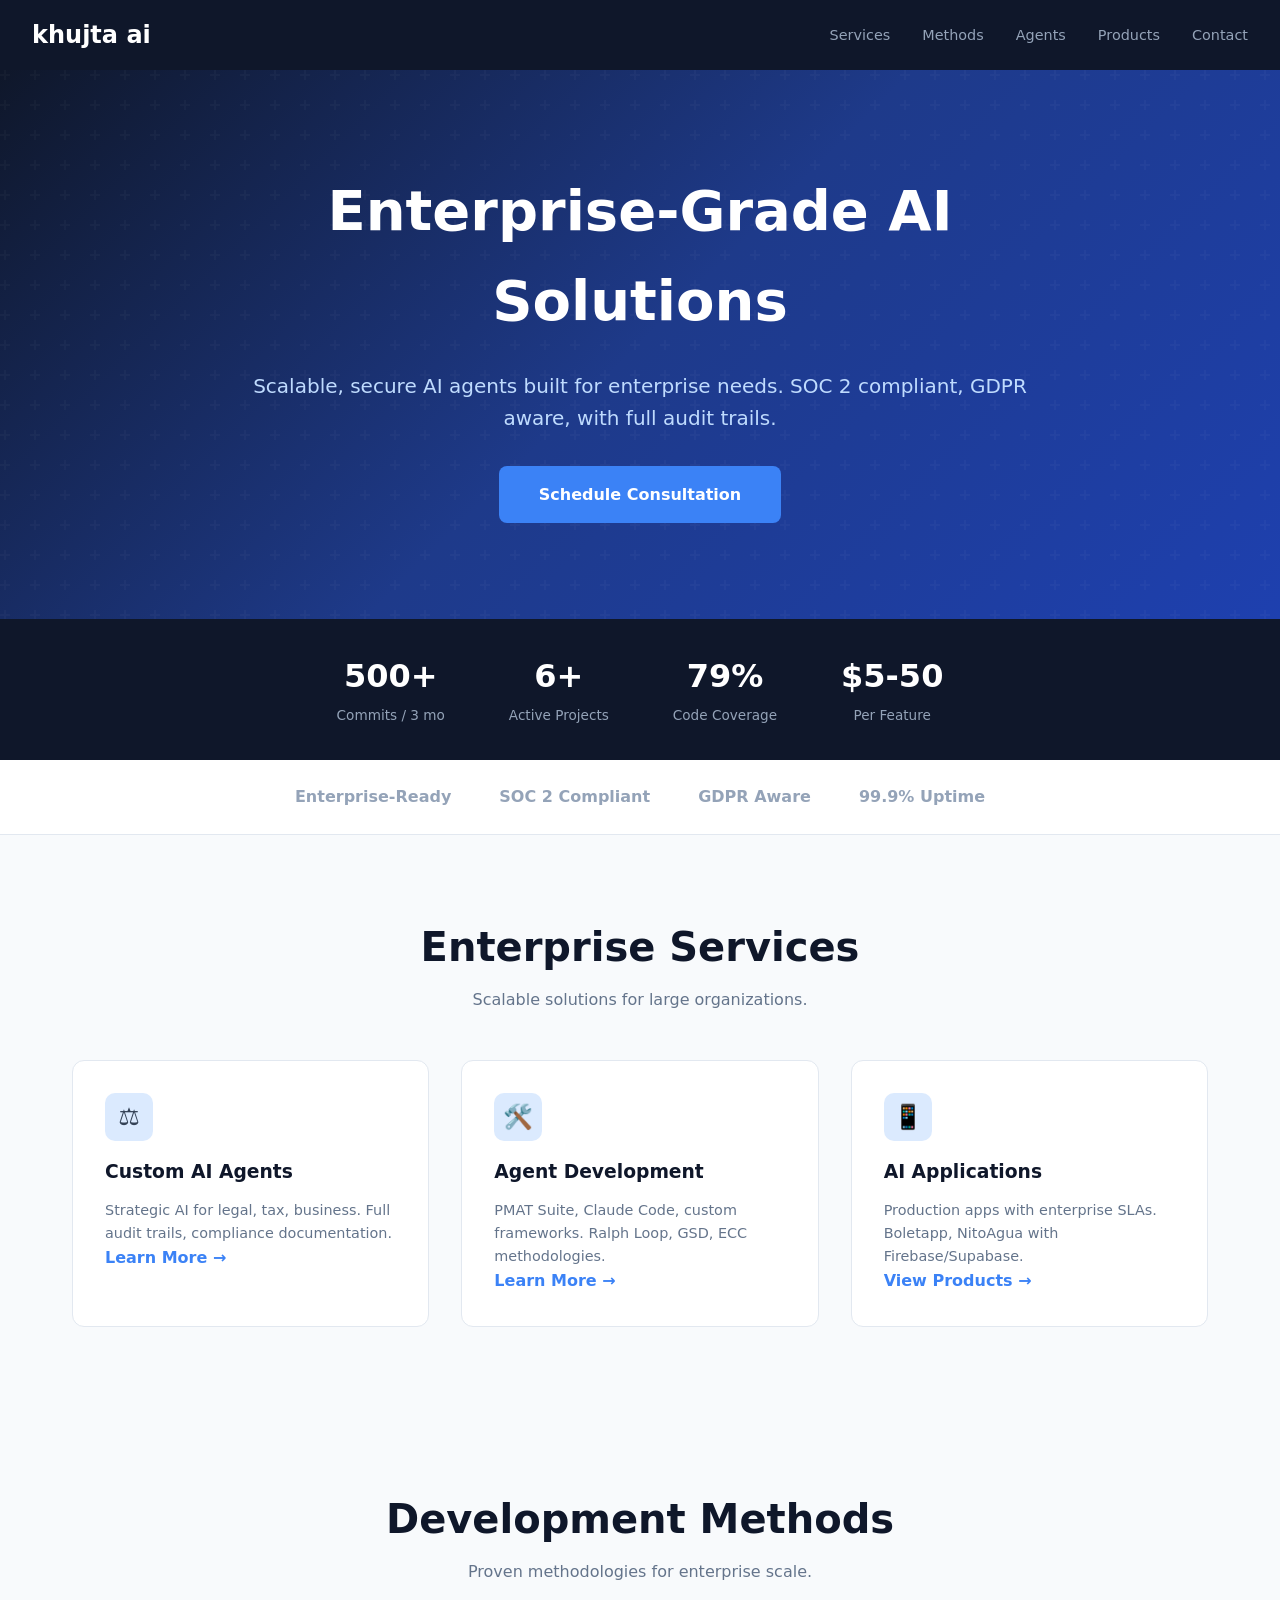
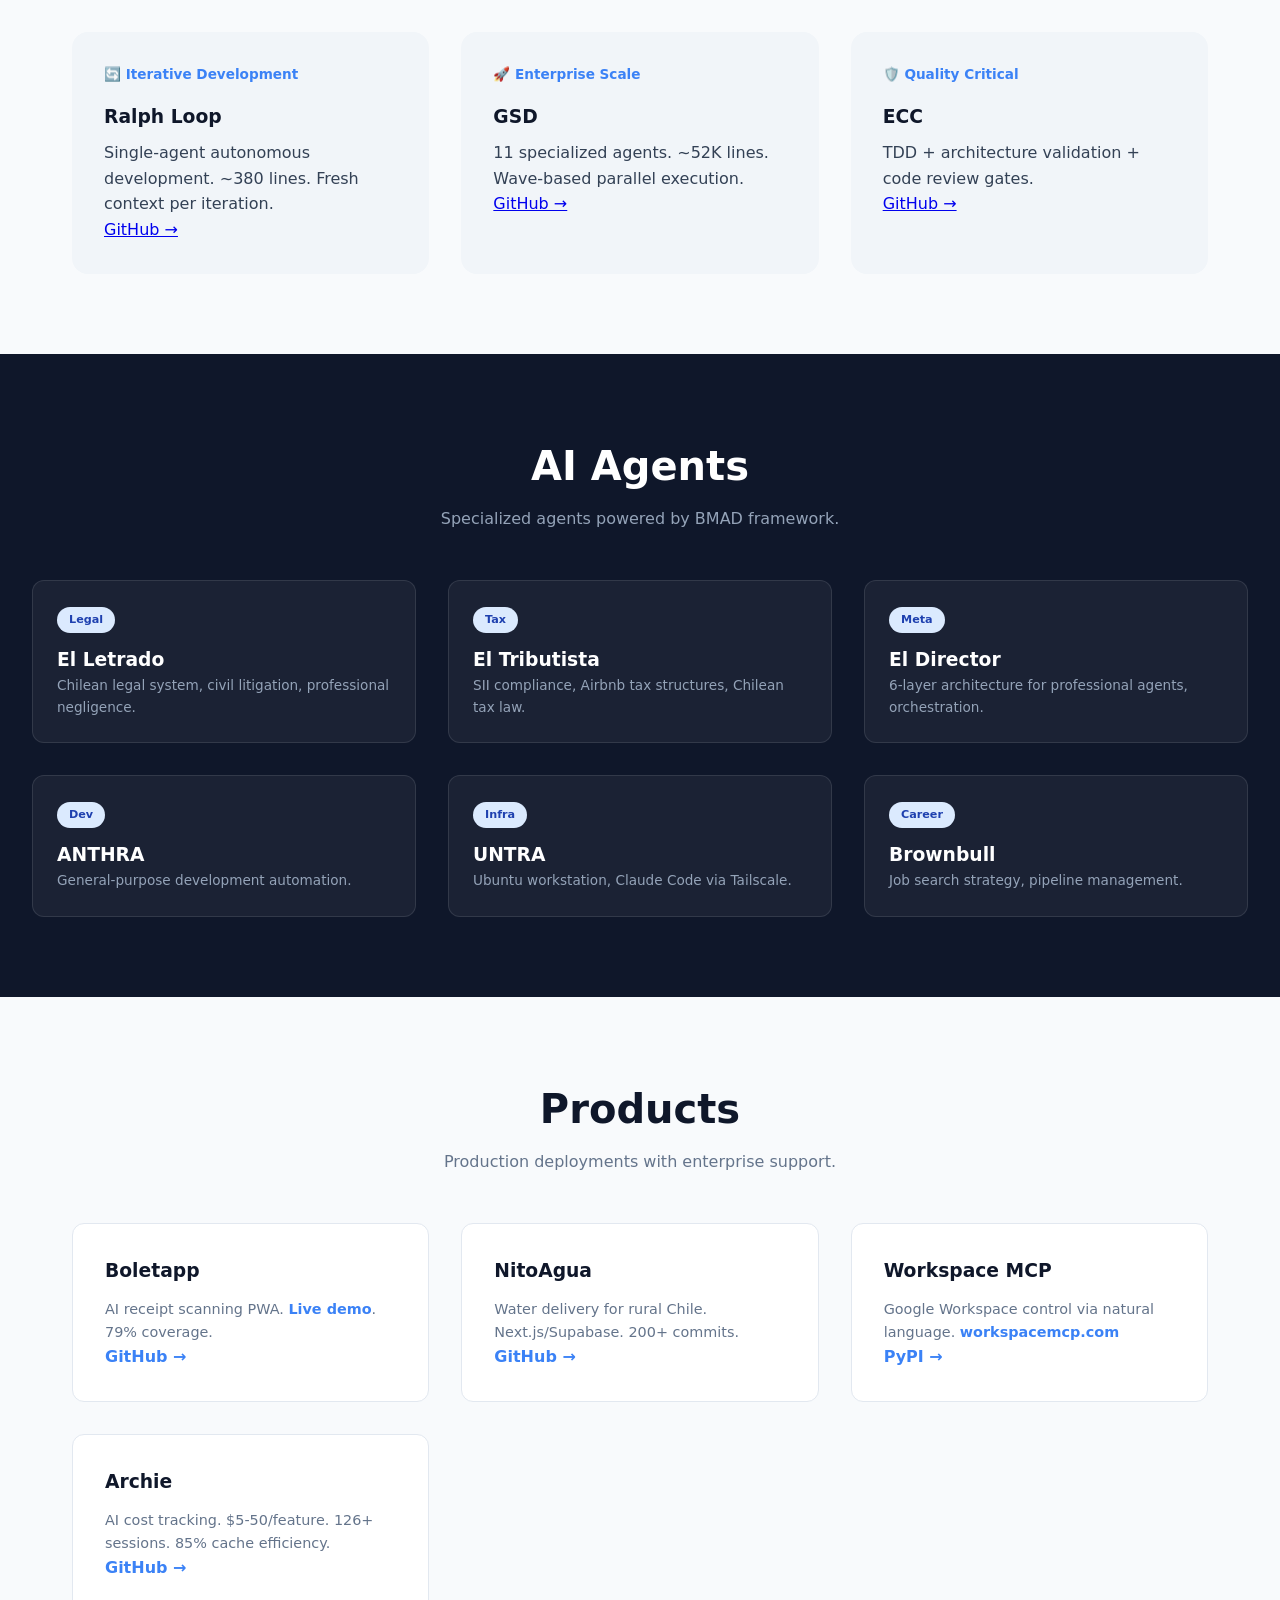
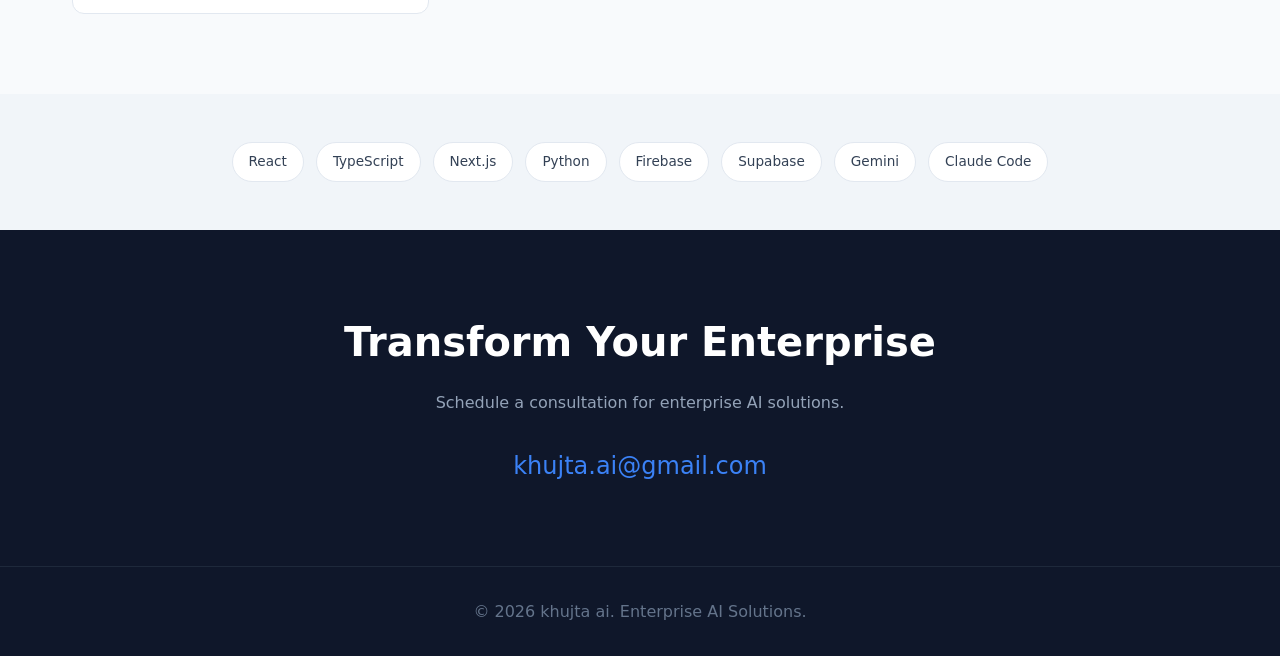
<file: mockups/enterprise.html>
<!DOCTYPE html>
<html lang="en">
<head>
    <meta charset="UTF-8">
    <meta name="viewport" content="width=device-width, initial-scale=1.0">
    <meta name="description" content="khujta ai - Enterprise AI Solutions">
    <title>khujta ai - Enterprise Solutions</title>
    <style>
        * { margin: 0; padding: 0; box-sizing: border-box; }
        :root {
            --primary: #0f172a;
            --secondary: #1e40af;
            --accent: #3b82f6;
            --text: #334155;
            --text-light: #64748b;
            --light: #f8fafc;
            --white: #ffffff;
            --border: #e2e8f0;
        }
        body {
            font-family: 'Segoe UI', system-ui, sans-serif;
            line-height: 1.6;
            color: var(--text);
            background: var(--light);
        }
        nav {
            background: var(--primary);
            padding: 1rem 2rem;
            display: flex;
            justify-content: space-between;
            align-items: center;
            position: sticky;
            top: 0;
            z-index: 100;
        }
        .logo { color: white; font-size: 1.5rem; font-weight: 700; }
        .nav-links { display: flex; gap: 2rem; list-style: none; }
        .nav-links a { color: #94a3b8; text-decoration: none; font-size: 0.9rem; transition: 0.2s; }
        .nav-links a:hover { color: white; }
        .hero {
            background: linear-gradient(135deg, var(--primary) 0%, #1e3a8a 50%, var(--secondary) 100%);
            color: white;
            padding: 6rem 2rem;
            text-align: center;
            position: relative;
        }
        .hero::before {
            content: '';
            position: absolute;
            inset: 0;
            background: url("data:image/svg+xml,%3Csvg width='60' height='60' viewBox='0 0 60 60' xmlns='http://www.w3.org/2000/svg'%3E%3Cg fill='none' fill-rule='evenodd'%3E%3Cg fill='%23ffffff' fill-opacity='0.05'%3E%3Cpath d='M36 34v-4h-2v4h-4v2h4v4h2v-4h4v-2h-4zm0-30V0h-2v4h-4v2h4v4h2V6h4V4h-4zM6 34v-4H4v4H0v2h4v4h2v-4h4v-2H6zM6 4V0H4v4H0v2h4v4h2V6h4V4H6z'/%3E%3C/g%3E%3C/g%3E%3C/svg%3E");
            opacity: 0.5;
        }
        .hero-content { position: relative; max-width: 800px; margin: 0 auto; }
        .hero h1 { font-size: 3.5rem; margin-bottom: 1.5rem; }
        .hero p { font-size: 1.25rem; color: #bfdbfe; margin-bottom: 2rem; }
        .btn { display: inline-block; background: var(--accent); color: white; padding: 1rem 2.5rem; border-radius: 8px; text-decoration: none; font-weight: 600; transition: 0.3s; }
        .btn:hover { background: #2563eb; transform: translateY(-2px); }
        .stats-bar { background: var(--primary); padding: 2rem; }
        .stats-grid { display: flex; justify-content: center; gap: 4rem; flex-wrap: wrap; }
        .stat-item { text-align: center; }
        .stat-value { display: block; font-size: 2rem; font-weight: 700; color: white; }
        .stat-label { color: #94a3b8; font-size: 0.85rem; }
        .trust-bar { background: white; padding: 1.5rem; border-bottom: 1px solid var(--border); }
        .trust-logos { display: flex; justify-content: center; gap: 3rem; color: #94a3b8; font-weight: 600; flex-wrap: wrap; }
        .section { padding: 5rem 2rem; max-width: 1200px; margin: 0 auto; }
        .section-title { text-align: center; margin-bottom: 3rem; }
        .section-title h2 { font-size: 2.5rem; color: var(--primary); margin-bottom: 0.5rem; }
        .section-title p { color: var(--text-light); }
        .grid { display: grid; grid-template-columns: repeat(auto-fit, minmax(300px, 1fr)); gap: 2rem; }
        .card { background: white; border-radius: 12px; padding: 2rem; border: 1px solid var(--border); transition: 0.3s; }
        .card:hover { transform: translateY(-4px); box-shadow: 0 20px 40px rgba(0,0,0,0.1); }
        .card-icon { width: 48px; height: 48px; background: #dbeafe; border-radius: 10px; display: flex; align-items: center; justify-content: center; font-size: 1.5rem; margin-bottom: 1rem; }
        .card h3 { color: var(--primary); margin-bottom: 0.75rem; }
        .card p { color: var(--text-light); font-size: 0.9rem; }
        .card a { color: var(--accent); font-weight: 600; text-decoration: none; }
        .dark-section { background: var(--primary); padding: 5rem 2rem; }
        .dark-section h2 { color: white; }
        .dark-section p { color: #94a3b8; }
        .dark-card { background: rgba(255,255,255,0.05); border: 1px solid rgba(255,255,255,0.1); border-radius: 12px; padding: 1.5rem; }
        .dark-card h3 { color: white; }
        .dark-card p { color: #94a3b8; font-size: 0.85rem; }
        .tag { display: inline-block; background: #dbeafe; color: #1e40af; padding: 0.25rem 0.75rem; border-radius: 20px; font-size: 0.7rem; font-weight: 600; margin-bottom: 0.75rem; }
        .method-card { background: #f1f5f9; border-radius: 16px; padding: 2rem; }
        .method-card h3 { color: var(--primary); margin-bottom: 0.5rem; }
        .method-tag { color: var(--accent); font-weight: 600; font-size: 0.85rem; margin-bottom: 1rem; display: block; }
        .tech-badges { display: flex; flex-wrap: wrap; justify-content: center; gap: 0.75rem; padding: 3rem 2rem; background: #f1f5f9; }
        .tech-badge { background: white; padding: 0.5rem 1rem; border-radius: 50px; font-size: 0.85rem; border: 1px solid var(--border); }
        .contact-section { background: var(--primary); color: white; padding: 5rem 2rem; text-align: center; }
        .contact-section h2 { font-size: 2.5rem; margin-bottom: 1rem; }
        .contact-section p { color: #94a3b8; margin-bottom: 2rem; }
        .contact-email { font-size: 1.5rem; color: var(--accent); text-decoration: none; }
        footer { background: var(--primary); color: #64748b; padding: 2rem; text-align: center; border-top: 1px solid #1e293b; }
        .back-link { position: fixed; top: 1rem; left: 1rem; background: white; padding: 0.5rem 1rem; border-radius: 8px; text-decoration: none; color: var(--text); font-size: 0.85rem; box-shadow: 0 2px 10px rgba(0,0,0,0.1); }
        @media (max-width: 768px) {
            .hero h1 { font-size: 2rem; }
            .nav-links { display: none; }
            .stats-grid { gap: 2rem; }
            .grid { grid-template-columns: 1fr; }
        }
    </style>
</head>
<body>
    <a href="?v=" class="back-link">← Back to Main</a>

    <nav>
        <div class="logo">khujta ai</div>
        <ul class="nav-links">
            <li><a href="#services">Services</a></li>
            <li><a href="#methods">Methods</a></li>
            <li><a href="#agents">Agents</a></li>
            <li><a href="#products">Products</a></li>
            <li><a href="#contact">Contact</a></li>
        </ul>
    </nav>

    <section class="hero">
        <div class="hero-content">
            <h1>Enterprise-Grade AI Solutions</h1>
            <p>Scalable, secure AI agents built for enterprise needs. SOC 2 compliant, GDPR aware, with full audit trails.</p>
            <a href="#contact" class="btn">Schedule Consultation</a>
        </div>
    </section>

    <div class="stats-bar">
        <div class="stats-grid">
            <div class="stat-item"><span class="stat-value">500+</span><span class="stat-label">Commits / 3 mo</span></div>
            <div class="stat-item"><span class="stat-value">6+</span><span class="stat-label">Active Projects</span></div>
            <div class="stat-item"><span class="stat-value">79%</span><span class="stat-label">Code Coverage</span></div>
            <div class="stat-item"><span class="stat-value">$5-50</span><span class="stat-label">Per Feature</span></div>
        </div>
    </div>

    <div class="trust-bar">
        <div class="trust-logos">
            <span>Enterprise-Ready</span>
            <span>SOC 2 Compliant</span>
            <span>GDPR Aware</span>
            <span>99.9% Uptime</span>
        </div>
    </div>

    <section class="section" id="services">
        <div class="section-title">
            <h2>Enterprise Services</h2>
            <p>Scalable solutions for large organizations.</p>
        </div>
        <div class="grid">
            <div class="card">
                <div class="card-icon">⚖️</div>
                <h3>Custom AI Agents</h3>
                <p>Strategic AI for legal, tax, business. Full audit trails, compliance documentation.</p>
                <a href="#contact">Learn More →</a>
            </div>
            <div class="card">
                <div class="card-icon">🛠️</div>
                <h3>Agent Development</h3>
                <p>PMAT Suite, Claude Code, custom frameworks. Ralph Loop, GSD, ECC methodologies.</p>
                <a href="#contact">Learn More →</a>
            </div>
            <div class="card">
                <div class="card-icon">📱</div>
                <h3>AI Applications</h3>
                <p>Production apps with enterprise SLAs. Boletapp, NitoAgua with Firebase/Supabase.</p>
                <a href="#products">View Products →</a>
            </div>
        </div>
    </section>

    <section class="section" id="methods">
        <div class="section-title">
            <h2>Development Methods</h2>
            <p>Proven methodologies for enterprise scale.</p>
        </div>
        <div class="grid">
            <div class="method-card">
                <span class="method-tag">🔄 Iterative Development</span>
                <h3>Ralph Loop</h3>
                <p>Single-agent autonomous development. ~380 lines. Fresh context per iteration.</p>
                <a href="https://github.com/Brownbull/khujta_eggs" target="_blank">GitHub →</a>
            </div>
            <div class="method-card">
                <span class="method-tag">🚀 Enterprise Scale</span>
                <h3>GSD</h3>
                <p>11 specialized agents. ~52K lines. Wave-based parallel execution.</p>
                <a href="https://github.com/Brownbull/khujta_eggs" target="_blank">GitHub →</a>
            </div>
            <div class="method-card">
                <span class="method-tag">🛡️ Quality Critical</span>
                <h3>ECC</h3>
                <p>TDD + architecture validation + code review gates.</p>
                <a href="https://github.com/Brownbull/khujta_eggs" target="_blank">GitHub →</a>
            </div>
        </div>
    </section>

    <section class="dark-section" id="agents">
        <div class="section-title">
            <h2>AI Agents</h2>
            <p>Specialized agents powered by BMAD framework.</p>
        </div>
        <div class="grid">
            <div class="dark-card"><span class="tag">Legal</span><h3>El Letrado</h3><p>Chilean legal system, civil litigation, professional negligence.</p></div>
            <div class="dark-card"><span class="tag">Tax</span><h3>El Tributista</h3><p>SII compliance, Airbnb tax structures, Chilean tax law.</p></div>
            <div class="dark-card"><span class="tag">Meta</span><h3>El Director</h3><p>6-layer architecture for professional agents, orchestration.</p></div>
            <div class="dark-card"><span class="tag">Dev</span><h3>ANTHRA</h3><p>General-purpose development automation.</p></div>
            <div class="dark-card"><span class="tag">Infra</span><h3>UNTRA</h3><p>Ubuntu workstation, Claude Code via Tailscale.</p></div>
            <div class="dark-card"><span class="tag">Career</span><h3>Brownbull</h3><p>Job search strategy, pipeline management.</p></div>
        </div>
    </section>

    <section class="section" id="products">
        <div class="section-title">
            <h2>Products</h2>
            <p>Production deployments with enterprise support.</p>
        </div>
        <div class="grid">
            <div class="card">
                <h3>Boletapp</h3>
                <p>AI receipt scanning PWA. <a href="https://boletapp-d609f.web.app" target="_blank">Live demo</a>. 79% coverage.</p>
                <a href="https://github.com/Brownbull/gmni_boletapp" target="_blank">GitHub →</a>
            </div>
            <div class="card">
                <h3>NitoAgua</h3>
                <p>Water delivery for rural Chile. Next.js/Supabase. 200+ commits.</p>
                <a href="https://github.com/Brownbull/nitoagua" target="_blank">GitHub →</a>
            </div>
            <div class="card">
                <h3>Workspace MCP</h3>
                <p>Google Workspace control via natural language. <a href="https://workspacemcp.com" target="_blank">workspacemcp.com</a></p>
                <a href="https://pypi.org/project/workspace-mcp/" target="_blank">PyPI →</a>
            </div>
            <div class="card">
                <h3>Archie</h3>
                <p>AI cost tracking. $5-50/feature. 126+ sessions. 85% cache efficiency.</p>
                <a href="https://github.com/Brownbull/archie" target="_blank">GitHub →</a>
            </div>
        </div>
    </section>

    <div class="tech-badges">
        <span class="tech-badge">React</span>
        <span class="tech-badge">TypeScript</span>
        <span class="tech-badge">Next.js</span>
        <span class="tech-badge">Python</span>
        <span class="tech-badge">Firebase</span>
        <span class="tech-badge">Supabase</span>
        <span class="tech-badge">Gemini</span>
        <span class="tech-badge">Claude Code</span>
    </div>

    <section class="contact-section" id="contact">
        <h2>Transform Your Enterprise</h2>
        <p>Schedule a consultation for enterprise AI solutions.</p>
        <a href="mailto:khujta.ai@gmail.com" class="contact-email">khujta.ai@gmail.com</a>
    </section>

    <footer>
        <p>&copy; 2026 khujta ai. Enterprise AI Solutions.</p>
    </footer>
</body>
</html>
</file>
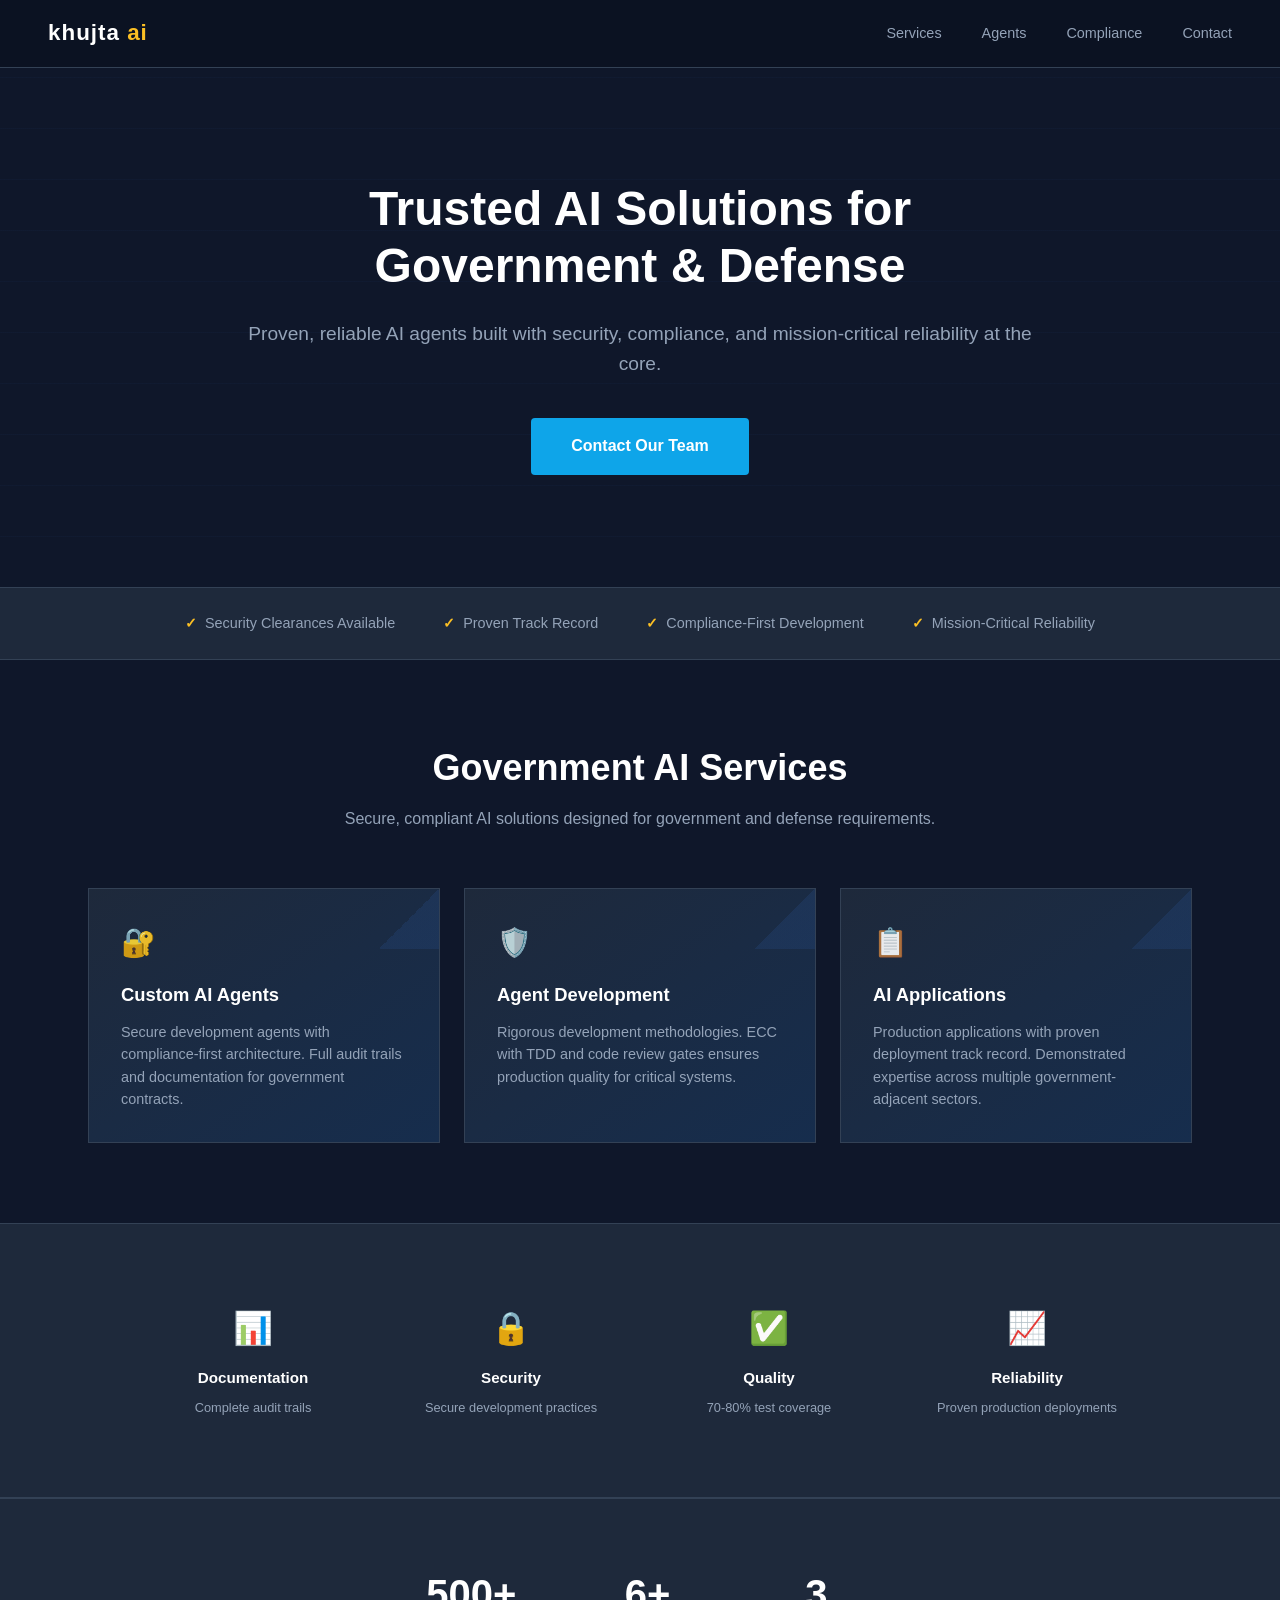
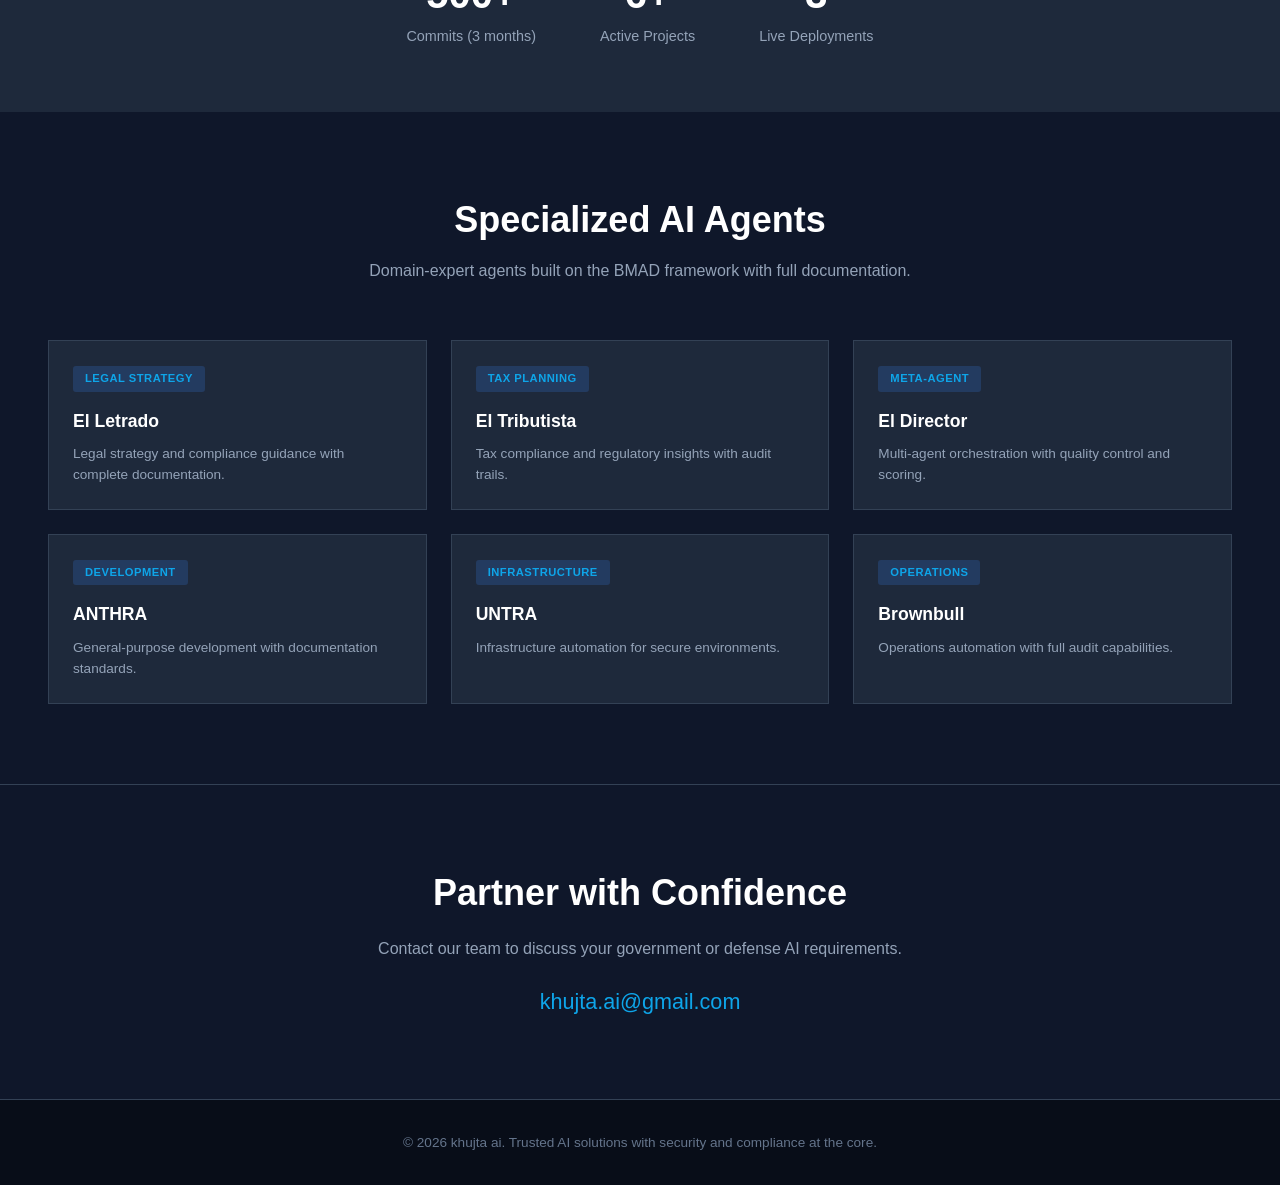
<file: mockups/government.html>
<!DOCTYPE html>
<html lang="en">
<head>
    <meta charset="UTF-8">
    <meta name="viewport" content="width=device-width, initial-scale=1.0">
    <title>khujta ai - Government & Defense Solutions</title>
    <style>
        * {
            margin: 0;
            padding: 0;
            box-sizing: border-box;
        }

        :root {
            --primary: #0f172a;
            --secondary: #1e293b;
            --accent: #0ea5e9;
            --gold: #fbbf24;
            --text: #e2e8f0;
            --muted: #94a3b8;
            --border: #334155;
        }

        body {
            font-family: 'Source Sans Pro', 'Helvetica Neue', sans-serif;
            line-height: 1.55;
            color: var(--text);
            background: var(--primary);
        }

        /* Navigation */
        nav {
            background: rgba(12, 18, 34, 0.95);
            backdrop-filter: blur(10px);
            padding: 1rem 3rem;
            display: flex;
            justify-content: space-between;
            align-items: center;
            position: sticky;
            top: 0;
            z-index: 100;
            border-bottom: 1px solid var(--border);
        }

        .logo {
            color: white;
            font-size: 1.4rem;
            font-weight: 700;
            letter-spacing: 1px;
        }

        .logo span {
            color: var(--gold);
        }

        .nav-links {
            display: flex;
            gap: 2.5rem;
            list-style: none;
        }

        .nav-links a {
            color: var(--muted);
            text-decoration: none;
            font-size: 0.9rem;
            font-weight: 500;
            transition: color 0.2s;
        }

        .nav-links a:hover {
            color: white;
        }

        /* Hero Section */
        .hero {
            background: linear-gradient(180deg, var(--primary) 0%, #0f172a 100%);
            padding: 7rem 3rem;
            text-align: center;
            position: relative;
            border-bottom: 1px solid var(--border);
        }

        .hero::before {
            content: '';
            position: absolute;
            top: 0;
            left: 0;
            right: 0;
            bottom: 0;
            background: repeating-linear-gradient(
                0deg,
                transparent,
                transparent 50px,
                rgba(59, 130, 246, 0.03) 50px,
                rgba(59, 130, 246, 0.03) 51px
            );
            pointer-events: none;
        }

        .hero-content {
            position: relative;
            max-width: 800px;
            margin: 0 auto;
        }

        .hero h1 {
            font-size: 3rem;
            font-weight: 700;
            color: white;
            margin-bottom: 1.5rem;
            line-height: 1.2;
        }

        .hero p {
            font-size: 1.2rem;
            color: var(--muted);
            margin-bottom: 2.5rem;
        }

        .cta-button {
            display: inline-block;
            background: var(--accent);
            color: white;
            padding: 1rem 2.5rem;
            text-decoration: none;
            font-weight: 600;
            transition: all 0.3s;
            border-radius: 4px;
        }

        .cta-button:hover {
            background: #2563eb;
        }

        /* Security Clearances */
        .clearance-bar {
            background: var(--secondary);
            padding: 1.5rem 3rem;
            border-bottom: 1px solid var(--border);
        }

        .clearance-list {
            display: flex;
            justify-content: center;
            gap: 3rem;
            flex-wrap: wrap;
            color: var(--muted);
            font-size: 0.9rem;
            font-weight: 500;
        }

        .clearance-list span {
            display: flex;
            align-items: center;
            gap: 0.5rem;
        }

        .clearance-list span::before {
            content: '✓';
            color: var(--gold);
            font-weight: bold;
        }

        /* Services Section */
        .services {
            padding: 5rem 3rem;
            max-width: 1200px;
            margin: 0 auto;
        }

        .section-title {
            text-align: center;
            margin-bottom: 3.5rem;
        }

        .section-title h2 {
            font-size: 2.25rem;
            color: white;
            margin-bottom: 0.75rem;
        }

        .section-title p {
            color: var(--muted);
            max-width: 600px;
            margin: 0 auto;
        }

        .services-grid {
            display: grid;
            grid-template-columns: repeat(3, 1fr);
            gap: 1.5rem;
        }

        .service-card {
            background: linear-gradient(145deg, var(--secondary) 0%, #162d4d 100%);
            border: 1px solid var(--border);
            padding: 2rem;
            transition: all 0.3s;
            position: relative;
        }

        .service-card::after {
            content: '';
            position: absolute;
            top: 0;
            right: 0;
            width: 60px;
            height: 60px;
            background: linear-gradient(135deg, transparent 50%, rgba(59, 130, 246, 0.1) 50%);
        }

        .service-card:hover {
            border-color: var(--accent);
            transform: translateY(-6px);
            box-shadow: 0 15px 40px rgba(0, 0, 0, 0.3);
        }

        .service-icon {
            font-size: 1.75rem;
            margin-bottom: 1rem;
            opacity: 0.9;
        }

        .service-card h3 {
            color: white;
            margin-bottom: 0.75rem;
            font-size: 1.15rem;
        }

        .service-card p {
            color: var(--muted);
            font-size: 0.9rem;
        }

        /* Compliance Section */
        .compliance {
            background: var(--secondary);
            padding: 4rem 3rem;
            border-top: 1px solid var(--border);
            border-bottom: 1px solid var(--border);
        }

        .compliance-grid {
            display: grid;
            grid-template-columns: repeat(4, 1fr);
            gap: 2rem;
            max-width: 1000px;
            margin: 0 auto;
            text-align: center;
        }

        .compliance-item {
            padding: 1rem;
        }

        .compliance-icon {
            font-size: 2rem;
            margin-bottom: 0.75rem;
        }

        .compliance-item h4 {
            color: white;
            font-size: 0.95rem;
            margin-bottom: 0.5rem;
        }

        .compliance-item p {
            color: var(--muted);
            font-size: 0.8rem;
        }

        /* Agents Section */
        .agents {
            padding: 5rem 3rem;
            background: var(--primary);
        }

        .agents-grid {
            display: grid;
            grid-template-columns: repeat(3, 1fr);
            gap: 1.5rem;
            max-width: 1200px;
            margin: 0 auto;
        }

        .agent-card {
            background: var(--secondary);
            border: 1px solid var(--border);
            padding: 1.5rem;
        }

        .agent-tag {
            display: inline-block;
            background: rgba(59, 130, 246, 0.2);
            color: var(--accent);
            padding: 0.25rem 0.75rem;
            border-radius: 3px;
            font-size: 0.7rem;
            font-weight: 600;
            text-transform: uppercase;
            letter-spacing: 0.5px;
            margin-bottom: 1rem;
        }

        .agent-card h3 {
            color: white;
            margin-bottom: 0.5rem;
            font-size: 1.1rem;
        }

        .agent-card p {
            color: var(--muted);
            font-size: 0.85rem;
        }

        /* Track Record */
        .track-record {
            background: var(--secondary);
            padding: 4rem 3rem;
            border-top: 1px solid var(--border);
        }

        .track-grid {
            display: flex;
            justify-content: center;
            gap: 4rem;
            max-width: 900px;
            margin: 0 auto;
            flex-wrap: wrap;
        }

        .track-item {
            text-align: center;
        }

        .track-value {
            font-size: 2.5rem;
            font-weight: 700;
            color: white;
        }

        .track-label {
            color: var(--muted);
            font-size: 0.9rem;
        }

        /* Contact Section */
        .contact {
            padding: 5rem 3rem;
            text-align: center;
            border-top: 1px solid var(--border);
        }

        .contact h2 {
            font-size: 2.25rem;
            color: white;
            margin-bottom: 1rem;
        }

        .contact p {
            color: var(--muted);
            margin-bottom: 1.5rem;
        }

        .contact-email {
            font-size: 1.35rem;
            color: var(--accent);
            text-decoration: none;
            font-weight: 500;
        }

        .contact-email:hover {
            text-decoration: underline;
        }

        /* Footer */
        footer {
            background: #080d18;
            color: #64748b;
            padding: 2rem 3rem;
            text-align: center;
            font-size: 0.85rem;
            border-top: 1px solid var(--border);
        }

        /* Responsive */
        @media (max-width: 900px) {
            .services-grid,
            .agents-grid,
            .compliance-grid {
                grid-template-columns: repeat(2, 1fr);
            }
        }

        @media (max-width: 600px) {
            .hero h1 {
                font-size: 2rem;
            }

            .nav-links {
                display: none;
            }

            .clearance-list {
                flex-direction: column;
                gap: 0.75rem;
                align-items: center;
            }

            .services-grid,
            .agents-grid,
            .compliance-grid {
                grid-template-columns: 1fr;
            }

            .track-grid {
                gap: 2rem;
            }
        }
    </style>
</head>
<body>
    <nav>
        <div class="logo">khujta <span>ai</span></div>
        <ul class="nav-links">
            <li><a href="#services">Services</a></li>
            <li><a href="#agents">Agents</a></li>
            <li><a href="#compliance">Compliance</a></li>
            <li><a href="#contact">Contact</a></li>
        </ul>
    </nav>

    <section class="hero">
        <div class="hero-content">
            <h1>Trusted AI Solutions for Government & Defense</h1>
            <p>Proven, reliable AI agents built with security, compliance, and mission-critical reliability at the core.</p>
            <a href="#contact" class="cta-button">Contact Our Team</a>
        </div>
    </section>

    <div class="clearance-bar">
        <div class="clearance-list">
            <span>Security Clearances Available</span>
            <span>Proven Track Record</span>
            <span>Compliance-First Development</span>
            <span>Mission-Critical Reliability</span>
        </div>
    </div>

    <section class="services" id="services">
        <div class="section-title">
            <h2>Government AI Services</h2>
            <p>Secure, compliant AI solutions designed for government and defense requirements.</p>
        </div>
        <div class="services-grid">
            <div class="service-card">
                <div class="service-icon">🔐</div>
                <h3>Custom AI Agents</h3>
                <p>Secure development agents with compliance-first architecture. Full audit trails and documentation for government contracts.</p>
            </div>
            <div class="service-card">
                <div class="service-icon">🛡️</div>
                <h3>Agent Development</h3>
                <p>Rigorous development methodologies. ECC with TDD and code review gates ensures production quality for critical systems.</p>
            </div>
            <div class="service-card">
                <div class="service-icon">📋</div>
                <h3>AI Applications</h3>
                <p>Production applications with proven deployment track record. Demonstrated expertise across multiple government-adjacent sectors.</p>
            </div>
        </div>
    </section>

    <section class="compliance" id="compliance">
        <div class="compliance-grid">
            <div class="compliance-item">
                <div class="compliance-icon">📊</div>
                <h4>Documentation</h4>
                <p>Complete audit trails</p>
            </div>
            <div class="compliance-item">
                <div class="compliance-icon">🔒</div>
                <h4>Security</h4>
                <p>Secure development practices</p>
            </div>
            <div class="compliance-item">
                <div class="compliance-icon">✅</div>
                <h4>Quality</h4>
                <p>70-80% test coverage</p>
            </div>
            <div class="compliance-item">
                <div class="compliance-icon">📈</div>
                <h4>Reliability</h4>
                <p>Proven production deployments</p>
            </div>
        </div>
    </section>

    <section class="track-record">
        <div class="track-grid">
            <div class="track-item">
                <div class="track-value">500+</div>
                <div class="track-label">Commits (3 months)</div>
            </div>
            <div class="track-item">
                <div class="track-value">6+</div>
                <div class="track-label">Active Projects</div>
            </div>
            <div class="track-item">
                <div class="track-value">3</div>
                <div class="track-label">Live Deployments</div>
            </div>
        </div>
    </section>

    <section class="agents" id="agents">
        <div class="section-title">
            <h2>Specialized AI Agents</h2>
            <p>Domain-expert agents built on the BMAD framework with full documentation.</p>
        </div>
        <div class="agents-grid">
            <div class="agent-card">
                <span class="agent-tag">Legal Strategy</span>
                <h3>El Letrado</h3>
                <p>Legal strategy and compliance guidance with complete documentation.</p>
            </div>
            <div class="agent-card">
                <span class="agent-tag">Tax Planning</span>
                <h3>El Tributista</h3>
                <p>Tax compliance and regulatory insights with audit trails.</p>
            </div>
            <div class="agent-card">
                <span class="agent-tag">Meta-Agent</span>
                <h3>El Director</h3>
                <p>Multi-agent orchestration with quality control and scoring.</p>
            </div>
            <div class="agent-card">
                <span class="agent-tag">Development</span>
                <h3>ANTHRA</h3>
                <p>General-purpose development with documentation standards.</p>
            </div>
            <div class="agent-card">
                <span class="agent-tag">Infrastructure</span>
                <h3>UNTRA</h3>
                <p>Infrastructure automation for secure environments.</p>
            </div>
            <div class="agent-card">
                <span class="agent-tag">Operations</span>
                <h3>Brownbull</h3>
                <p>Operations automation with full audit capabilities.</p>
            </div>
        </div>
    </section>

    <section class="contact" id="contact">
        <h2>Partner with Confidence</h2>
        <p>Contact our team to discuss your government or defense AI requirements.</p>
        <a href="mailto:khujta.ai@gmail.com" class="contact-email">khujta.ai@gmail.com</a>
    </section>

    <footer>
        <p>&copy; 2026 khujta ai. Trusted AI solutions with security and compliance at the core.</p>
    </footer>
</body>
</html>
</file>
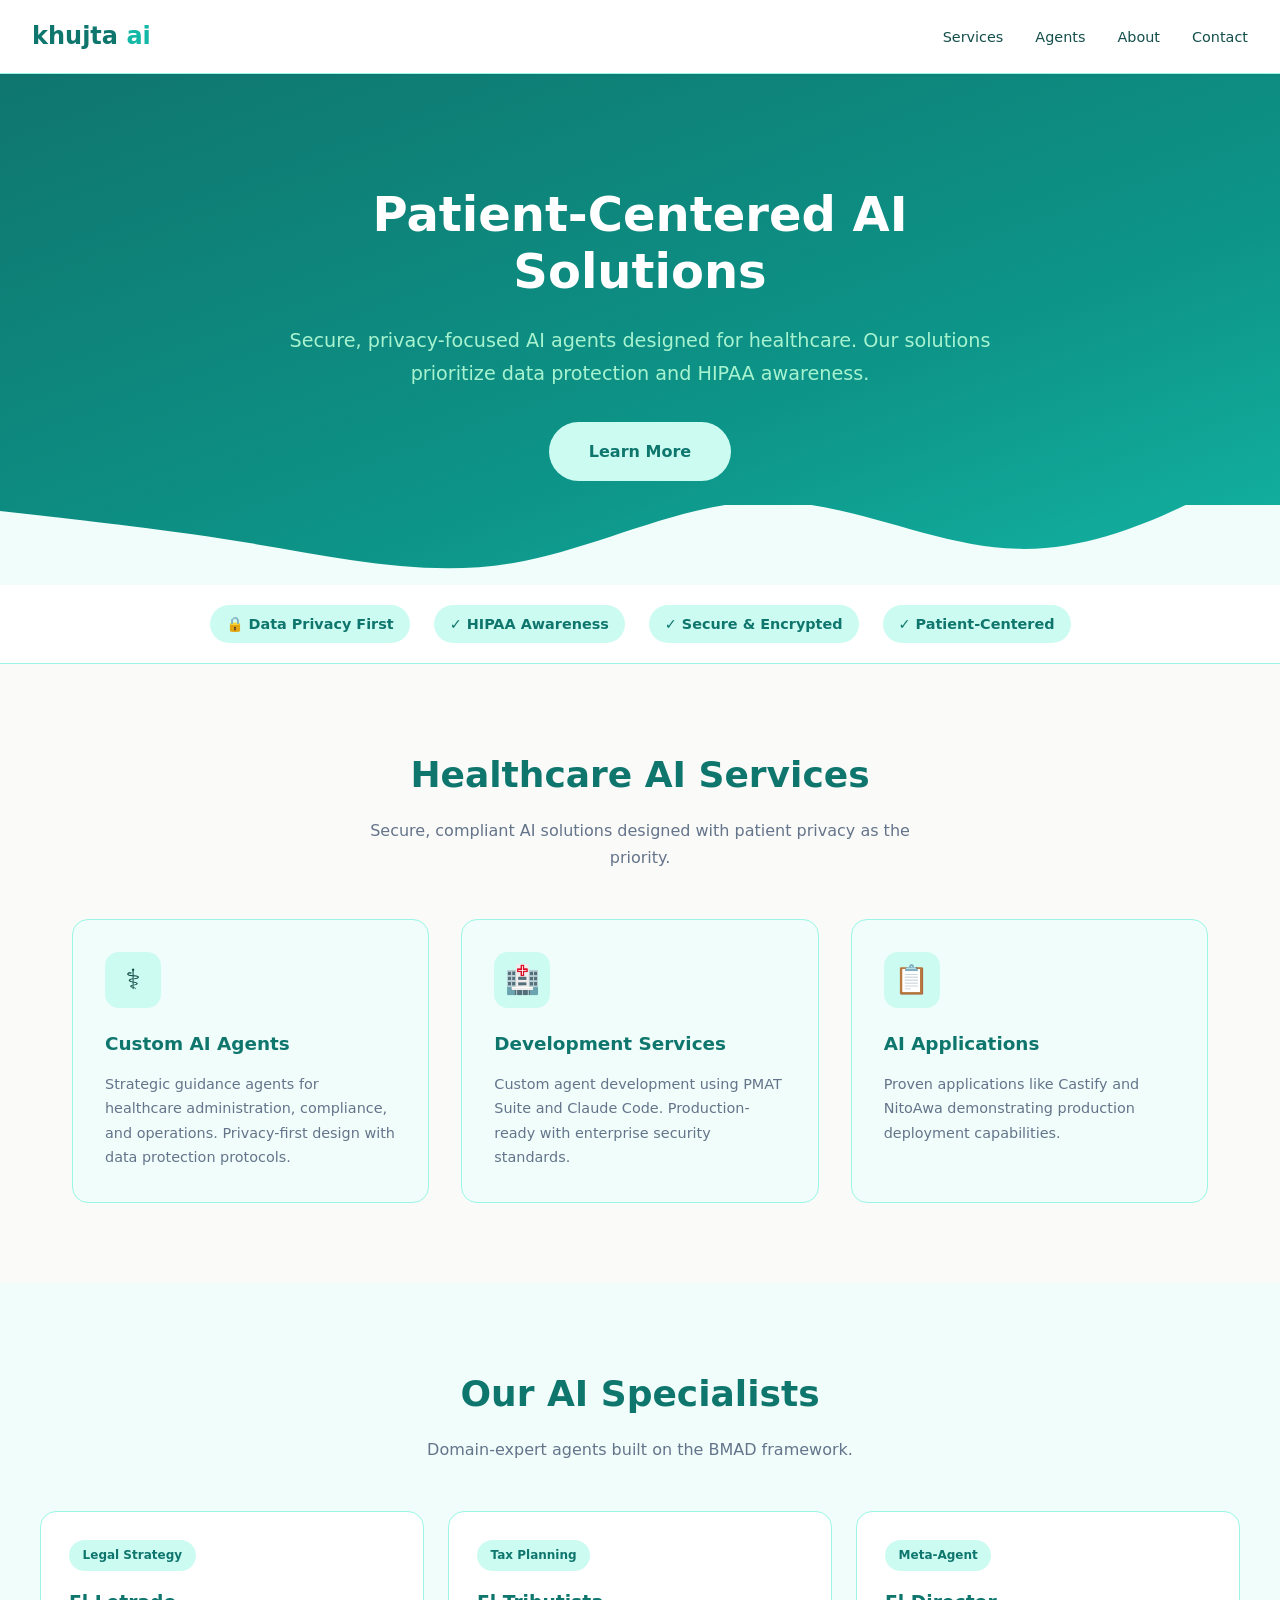
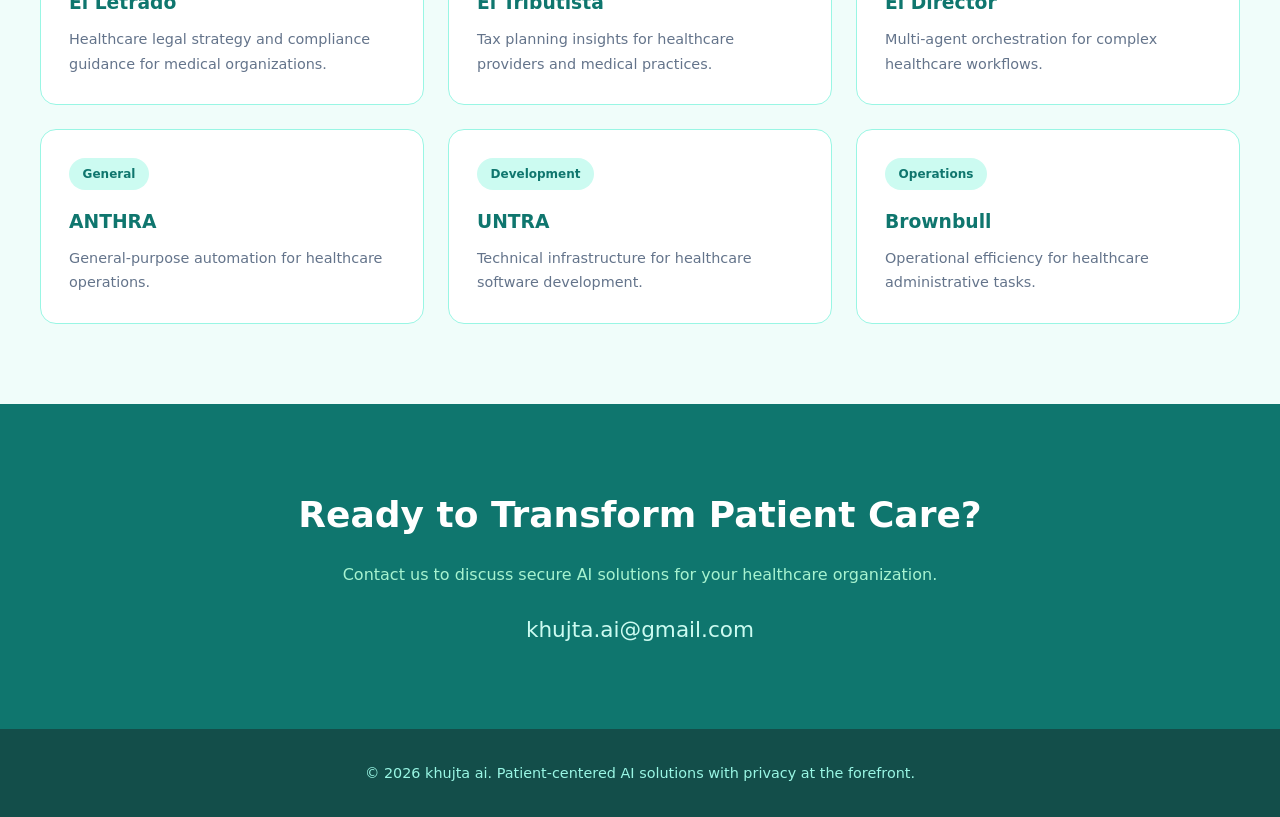
<file: mockups/healthcare.html>
<!DOCTYPE html>
<html lang="en">
<head>
    <meta charset="UTF-8">
    <meta name="viewport" content="width=device-width, initial-scale=1.0">
    <title>khujta ai - Healthcare AI Solutions</title>
    <style>
        * {
            margin: 0;
            padding: 0;
            box-sizing: border-box;
        }

        :root {
            --primary: #0f766e;
            --secondary: #14b8a6;
            --accent: #ccfbf1;
            --text: #134e4a;
            --light: #f0fdfa;
            --white: #ffffff;
            --border: #99f6e4;
            --bg-cream: #fafaf8;
        }

        body {
            font-family: 'Nunito', 'Lato', system-ui, sans-serif;
            line-height: 1.7;
            color: var(--text);
            background: var(--bg-cream);
        }

        /* Navigation */
        nav {
            background: var(--white);
            padding: 1rem 2rem;
            display: flex;
            justify-content: space-between;
            align-items: center;
            border-bottom: 1px solid var(--border);
            position: sticky;
            top: 0;
            z-index: 100;
            box-shadow: 0 1px 3px rgba(0,0,0,0.05);
        }

        .logo {
            color: var(--primary);
            font-size: 1.5rem;
            font-weight: 700;
        }

        .logo span {
            color: var(--secondary);
        }

        .nav-links {
            display: flex;
            gap: 2rem;
            list-style: none;
        }

        .nav-links a {
            color: var(--text);
            text-decoration: none;
            font-size: 0.9rem;
            font-weight: 500;
            transition: color 0.2s;
        }

        .nav-links a:hover {
            color: var(--secondary);
        }

        /* Hero Section */
        .hero {
            background: linear-gradient(160deg, var(--primary) 0%, #0d9488 60%, var(--secondary) 100%);
            color: white;
            padding: 7rem 2rem 9rem;
            text-align: center;
            position: relative;
            overflow: hidden;
        }

        .hero::before {
            content: '';
            position: absolute;
            bottom: 0;
            left: 0;
            right: 0;
            height: 120px;
            background: url("data:image/svg+xml,%3Csvg xmlns='http://www.w3.org/2000/svg' viewBox='0 0 1440 320'%3E%3Cpath fill='%23f0fdfa' d='M0,192L48,197.3C96,203,192,213,288,229.3C384,245,480,267,576,250.7C672,235,768,181,864,181.3C960,181,1056,235,1152,234.7C1248,235,1344,181,1392,154.7L1440,128L1440,320L1392,320C1344,320,1248,320,1152,320C1056,320,960,320,864,320C768,320,672,320,576,320C480,320,384,320,288,320C192,320,96,320,48,320L0,320Z'%3E%3C/path%3E%3C/svg%3E") no-repeat bottom;
            background-size: cover;
        }

        .hero-content {
            position: relative;
            max-width: 750px;
            margin: 0 auto;
        }

        .hero h1 {
            font-size: 3rem;
            font-weight: 700;
            margin-bottom: 1.5rem;
            line-height: 1.2;
        }

        .hero p {
            font-size: 1.2rem;
            color: #a7f3d0;
            margin-bottom: 2rem;
        }

        .cta-button {
            display: inline-block;
            background: var(--accent);
            color: var(--primary);
            padding: 1rem 2.5rem;
            border-radius: 50px;
            text-decoration: none;
            font-weight: 600;
            transition: all 0.3s;
        }

        .cta-button:hover {
            background: white;
            transform: translateY(-2px);
            box-shadow: 0 10px 30px rgba(0, 0, 0, 0.2);
        }

        /* Privacy Banner */
        .privacy-banner {
            background: var(--white);
            padding: 1.25rem 2rem;
            border-bottom: 1px solid var(--border);
            position: relative;
            z-index: 10;
            margin-top: -2.5rem;
        }

        .privacy-content {
            max-width: 1200px;
            margin: 0 auto;
            display: flex;
            align-items: center;
            justify-content: center;
            gap: 1.5rem;
            font-size: 0.9rem;
            color: var(--primary);
            flex-wrap: wrap;
        }

        .privacy-content span {
            display: flex;
            align-items: center;
            gap: 0.5rem;
            background: var(--accent);
            padding: 0.4rem 1rem;
            border-radius: 50px;
            font-weight: 600;
        }

        /* Services Section */
        .services {
            padding: 5rem 2rem;
            max-width: 1200px;
            margin: 0 auto;
        }

        .section-title {
            text-align: center;
            margin-bottom: 3rem;
        }

        .section-title h2 {
            font-size: 2.25rem;
            color: var(--primary);
            margin-bottom: 0.75rem;
        }

        .section-title p {
            color: #64748b;
            max-width: 600px;
            margin: 0 auto;
        }

        .services-grid {
            display: grid;
            grid-template-columns: repeat(3, 1fr);
            gap: 2rem;
        }

        .service-card {
            background: var(--light);
            border-radius: 16px;
            padding: 2rem;
            border: 1px solid var(--border);
            transition: all 0.3s;
        }

        .service-card:hover {
            background: white;
            transform: translateY(-4px);
            box-shadow: 0 15px 35px rgba(19, 78, 74, 0.1);
        }

        .service-icon {
            width: 56px;
            height: 56px;
            background: var(--accent);
            border-radius: 14px;
            display: flex;
            align-items: center;
            justify-content: center;
            font-size: 1.75rem;
            margin-bottom: 1.25rem;
        }

        .service-card h3 {
            color: var(--primary);
            margin-bottom: 0.75rem;
            font-size: 1.15rem;
        }

        .service-card p {
            color: #64748b;
            font-size: 0.9rem;
        }

        /* Agents Section */
        .agents {
            background: var(--light);
            padding: 5rem 2rem;
        }

        .agents-grid {
            display: grid;
            grid-template-columns: repeat(3, 1fr);
            gap: 1.5rem;
            max-width: 1200px;
            margin: 0 auto;
        }

        .agent-card {
            background: white;
            border-radius: 16px;
            padding: 1.75rem;
            border: 1px solid var(--border);
        }

        .agent-tag {
            display: inline-block;
            background: #ccfbf1;
            color: #0f766e;
            padding: 0.35rem 0.85rem;
            border-radius: 20px;
            font-size: 0.75rem;
            font-weight: 600;
            margin-bottom: 1rem;
        }

        .agent-card h3 {
            color: var(--primary);
            margin-bottom: 0.5rem;
        }

        .agent-card p {
            color: #64748b;
            font-size: 0.9rem;
        }

        /* Contact Section */
        .contact {
            background: var(--primary);
            color: white;
            padding: 5rem 2rem;
            text-align: center;
        }

        .contact h2 {
            font-size: 2.25rem;
            margin-bottom: 1rem;
        }

        .contact p {
            color: #a7f3d0;
            margin-bottom: 1.5rem;
        }

        .contact-email {
            font-size: 1.35rem;
            color: var(--accent);
            text-decoration: none;
            font-weight: 500;
        }

        .contact-email:hover {
            text-decoration: underline;
        }

        /* Footer */
        footer {
            background: #134e4a;
            color: #99f6e4;
            padding: 2rem;
            text-align: center;
            font-size: 0.9rem;
        }

        /* Responsive */
        @media (max-width: 900px) {
            .services-grid,
            .agents-grid {
                grid-template-columns: repeat(2, 1fr);
            }
        }

        @media (max-width: 600px) {
            .hero h1 {
                font-size: 2rem;
            }

            .nav-links {
                display: none;
            }

            .services-grid,
            .agents-grid {
                grid-template-columns: 1fr;
            }

            .privacy-content {
                flex-direction: column;
                gap: 0.5rem;
            }
        }
    </style>
</head>
<body>
    <nav>
        <div class="logo">khujta <span>ai</span></div>
        <ul class="nav-links">
            <li><a href="#services">Services</a></li>
            <li><a href="#agents">Agents</a></li>
            <li><a href="#about">About</a></li>
            <li><a href="#contact">Contact</a></li>
        </ul>
    </nav>

    <section class="hero">
        <div class="hero-content">
            <h1>Patient-Centered AI Solutions</h1>
            <p>Secure, privacy-focused AI agents designed for healthcare. Our solutions prioritize data protection and HIPAA awareness.</p>
            <a href="#contact" class="cta-button">Learn More</a>
        </div>
    </section>

    <div class="privacy-banner">
        <div class="privacy-content">
            <span>🔒 Data Privacy First</span>
            <span>✓ HIPAA Awareness</span>
            <span>✓ Secure & Encrypted</span>
            <span>✓ Patient-Centered</span>
        </div>
    </div>

    <section class="services" id="services">
        <div class="section-title">
            <h2>Healthcare AI Services</h2>
            <p>Secure, compliant AI solutions designed with patient privacy as the priority.</p>
        </div>
        <div class="services-grid">
            <div class="service-card">
                <div class="service-icon">⚕️</div>
                <h3>Custom AI Agents</h3>
                <p>Strategic guidance agents for healthcare administration, compliance, and operations. Privacy-first design with data protection protocols.</p>
            </div>
            <div class="service-card">
                <div class="service-icon">🏥</div>
                <h3>Development Services</h3>
                <p>Custom agent development using PMAT Suite and Claude Code. Production-ready with enterprise security standards.</p>
            </div>
            <div class="service-card">
                <div class="service-icon">📋</div>
                <h3>AI Applications</h3>
                <p>Proven applications like Castify and NitoAwa demonstrating production deployment capabilities.</p>
            </div>
        </div>
    </section>

    <section class="agents" id="agents">
        <div class="section-title">
            <h2>Our AI Specialists</h2>
            <p>Domain-expert agents built on the BMAD framework.</p>
        </div>
        <div class="agents-grid">
            <div class="agent-card">
                <span class="agent-tag">Legal Strategy</span>
                <h3>El Letrado</h3>
                <p>Healthcare legal strategy and compliance guidance for medical organizations.</p>
            </div>
            <div class="agent-card">
                <span class="agent-tag">Tax Planning</span>
                <h3>El Tributista</h3>
                <p>Tax planning insights for healthcare providers and medical practices.</p>
            </div>
            <div class="agent-card">
                <span class="agent-tag">Meta-Agent</span>
                <h3>El Director</h3>
                <p>Multi-agent orchestration for complex healthcare workflows.</p>
            </div>
            <div class="agent-card">
                <span class="agent-tag">General</span>
                <h3>ANTHRA</h3>
                <p>General-purpose automation for healthcare operations.</p>
            </div>
            <div class="agent-card">
                <span class="agent-tag">Development</span>
                <h3>UNTRA</h3>
                <p>Technical infrastructure for healthcare software development.</p>
            </div>
            <div class="agent-card">
                <span class="agent-tag">Operations</span>
                <h3>Brownbull</h3>
                <p>Operational efficiency for healthcare administrative tasks.</p>
            </div>
        </div>
    </section>

    <section class="contact" id="contact">
        <h2>Ready to Transform Patient Care?</h2>
        <p>Contact us to discuss secure AI solutions for your healthcare organization.</p>
        <a href="mailto:khujta.ai@gmail.com" class="contact-email">khujta.ai@gmail.com</a>
    </section>

    <footer>
        <p>&copy; 2026 khujta ai. Patient-centered AI solutions with privacy at the forefront.</p>
    </footer>
</body>
</html>
</file>
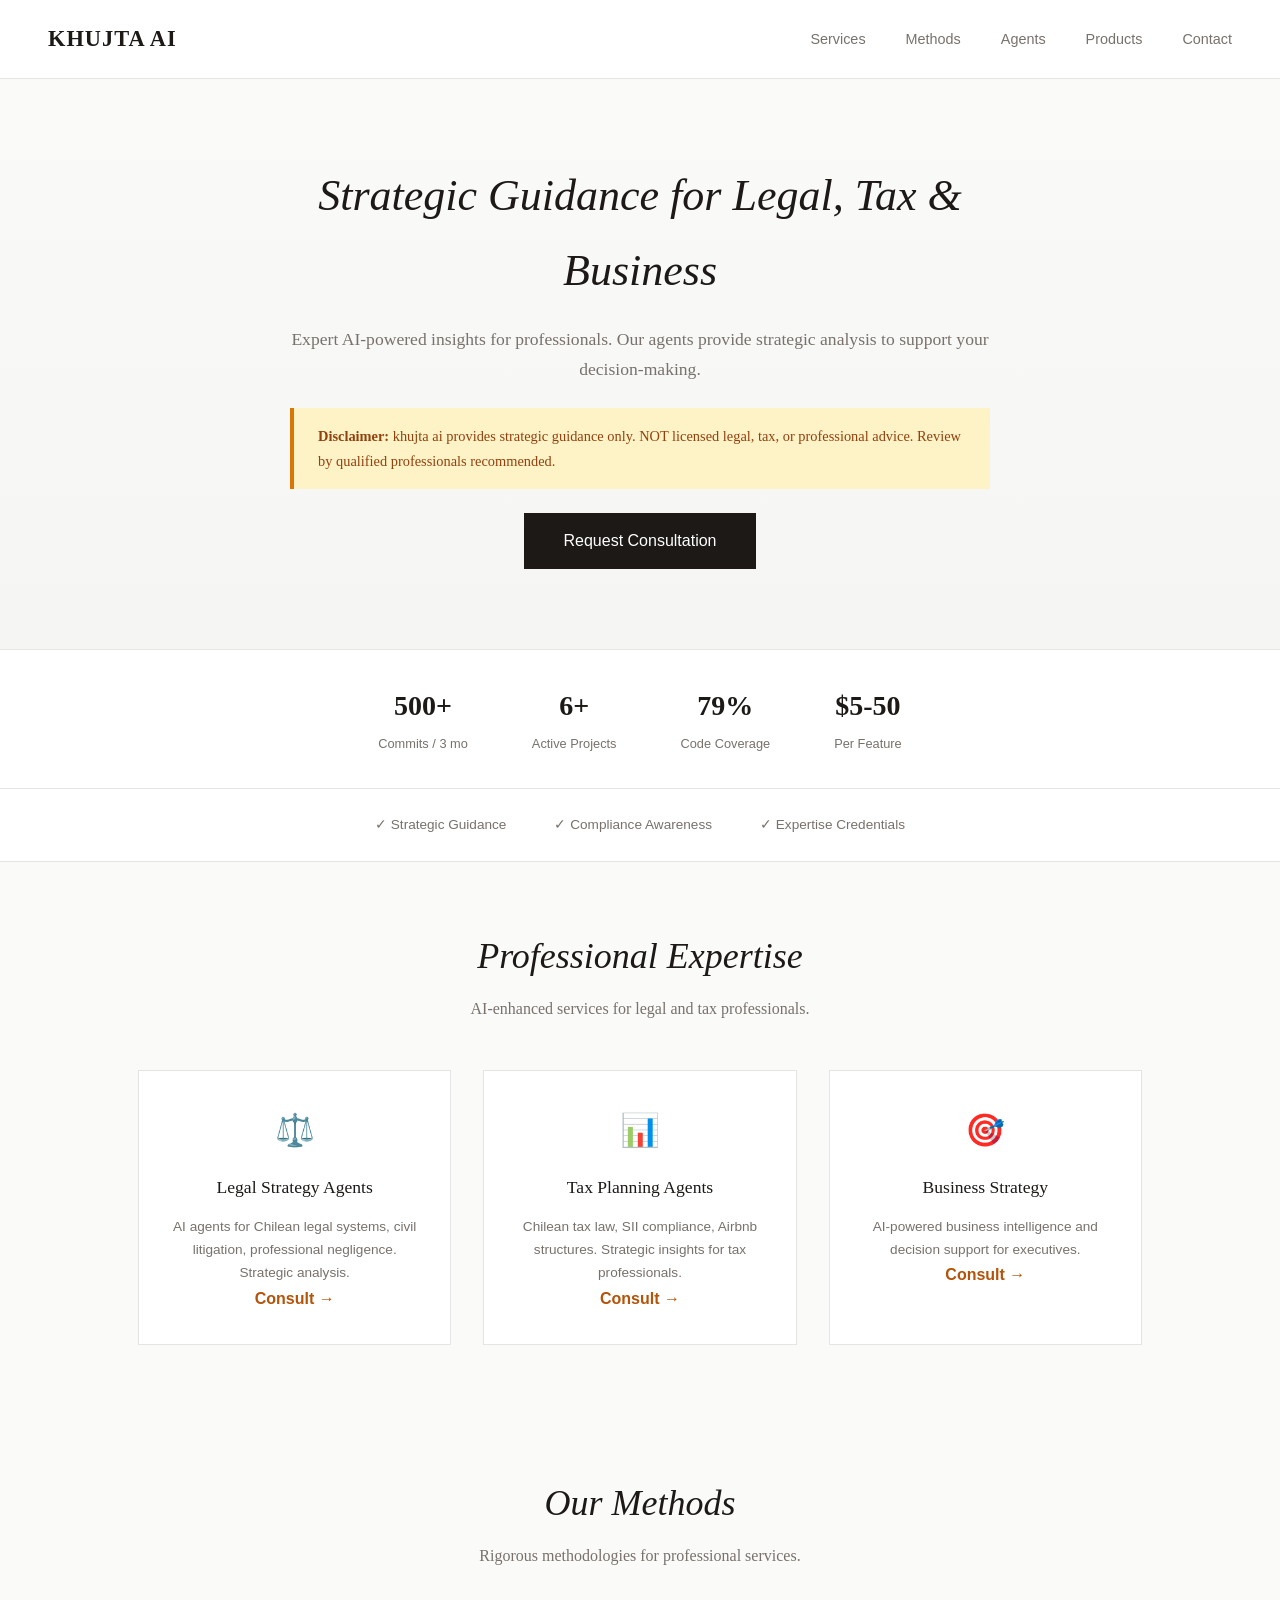
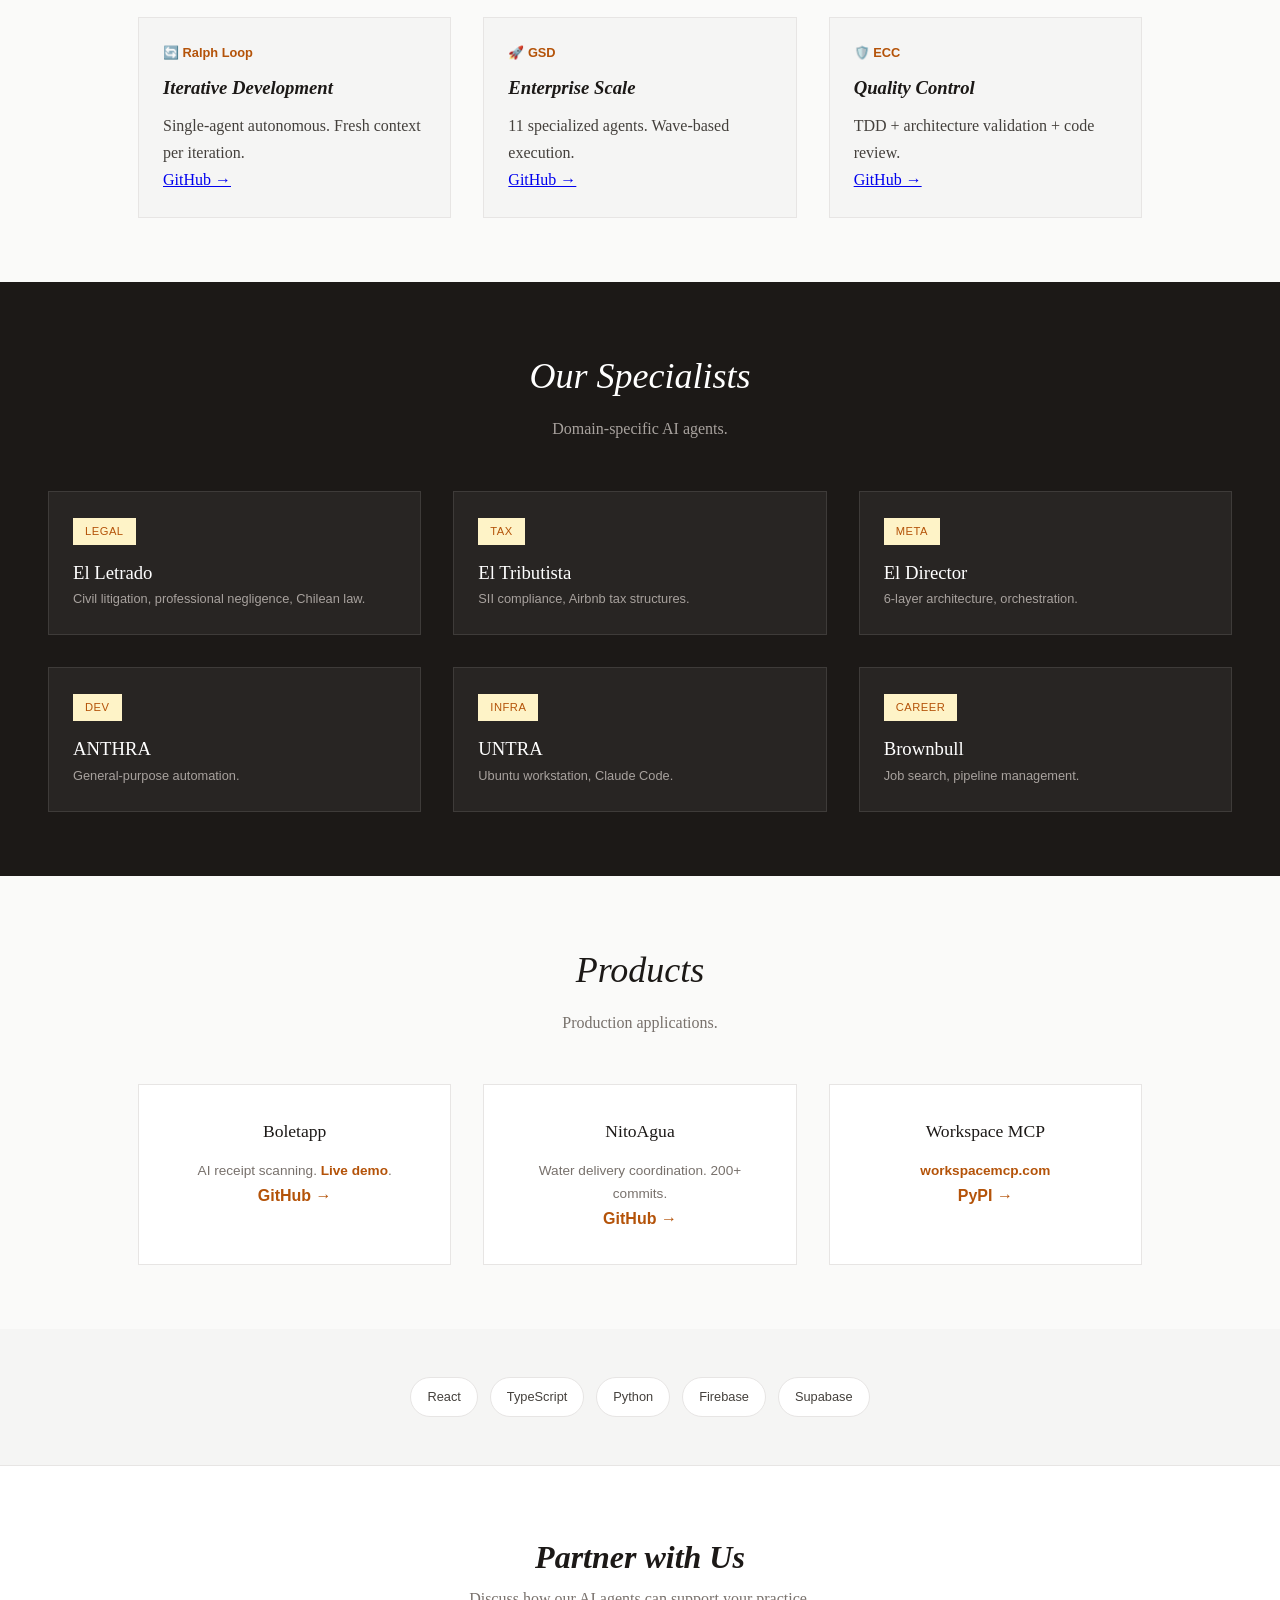
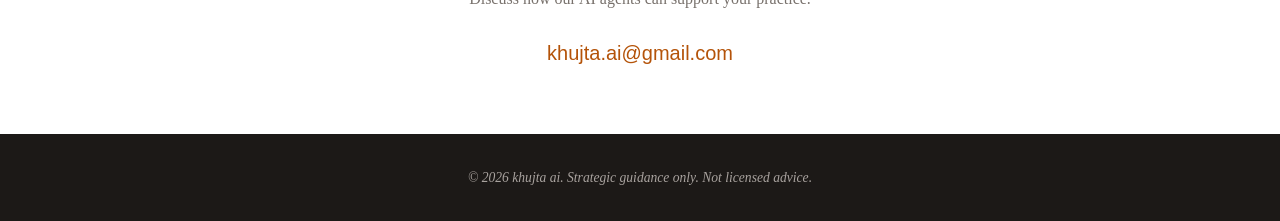
<file: mockups/professional-services.html>
<!DOCTYPE html>
<html lang="en">
<head>
    <meta charset="UTF-8">
    <meta name="viewport" content="width=device-width, initial-scale=1.0">
    <meta name="description" content="khujta ai - Professional Services">
    <title>khujta ai - Professional Services</title>
    <style>
        * { margin: 0; padding: 0; box-sizing: border-box; }
        :root {
            --primary: #1c1917;
            --accent: #b45309;
            --gold: #d97706;
            --text: #44403c;
            --text-light: #78716c;
            --light: #fafaf9;
            --cream: #f5f5f4;
            --border: #e7e5e4;
        }
        body {
            font-family: 'Georgia', 'Times New Roman', serif;
            line-height: 1.7;
            color: var(--text);
            background: var(--light);
        }
        nav {
            background: white;
            padding: 1.25rem 3rem;
            display: flex;
            justify-content: space-between;
            align-items: center;
            border-bottom: 1px solid var(--border);
            position: sticky;
            top: 0;
            z-index: 100;
        }
        .logo { color: var(--primary); font-size: 1.4rem; font-weight: 700; letter-spacing: 1px; text-transform: uppercase; }
        .nav-links { display: flex; gap: 2.5rem; list-style: none; }
        .nav-links a { color: var(--text-light); text-decoration: none; font-family: 'Segoe UI', sans-serif; font-size: 0.9rem; transition: 0.2s; }
        .nav-links a:hover { color: var(--accent); }
        .hero {
            background: linear-gradient(180deg, var(--light) 0%, var(--cream) 100%);
            padding: 5rem 3rem;
            text-align: center;
            border-bottom: 1px solid var(--border);
        }
        .hero-content { max-width: 700px; margin: 0 auto; }
        .hero h1 { font-size: 2.75rem; font-weight: 400; font-style: italic; color: var(--primary); margin-bottom: 1rem; }
        .hero p { font-size: 1.1rem; color: var(--text-light); }
        .disclaimer { background: #fef3c7; border-left: 4px solid var(--gold); padding: 1rem 1.5rem; margin: 1.5rem 0; text-align: left; font-size: 0.9rem; color: #92400e; }
        .btn { display: inline-block; background: var(--primary); color: white; padding: 0.875rem 2.5rem; text-decoration: none; font-family: 'Segoe UI', sans-serif; font-weight: 500; transition: 0.3s; }
        .btn:hover { background: var(--accent); }
        .stats-bar { background: white; padding: 2rem; border-bottom: 1px solid var(--border); }
        .stats-grid { display: flex; justify-content: center; gap: 4rem; flex-wrap: wrap; }
        .stat-item { text-align: center; }
        .stat-value { display: block; font-size: 1.75rem; font-weight: 700; color: var(--primary); }
        .stat-label { font-size: 0.8rem; color: var(--text-light); font-family: 'Segoe UI', sans-serif; }
        .credentials { background: white; padding: 1.5rem 3rem; border-bottom: 1px solid var(--border); font-family: 'Segoe UI', sans-serif; }
        .credentials-list { display: flex; justify-content: center; gap: 3rem; color: var(--text-light); font-size: 0.85rem; flex-wrap: wrap; }
        .section { padding: 4rem 3rem; max-width: 1100px; margin: 0 auto; }
        .section-title { text-align: center; margin-bottom: 3rem; }
        .section-title h2 { font-size: 2.25rem; font-weight: 400; font-style: italic; color: var(--primary); margin-bottom: 0.5rem; }
        .section-title p { color: var(--text-light); }
        .grid { display: grid; grid-template-columns: repeat(3, 1fr); gap: 2rem; }
        .card { background: white; padding: 2rem; border: 1px solid var(--border); text-align: center; }
        .card-icon { font-size: 2rem; margin-bottom: 1rem; }
        .card h3 { color: var(--primary); font-weight: 500; margin-bottom: 0.75rem; font-size: 1.1rem; }
        .card p { color: var(--text-light); font-size: 0.85rem; font-family: 'Segoe UI', sans-serif; }
        .card a { color: var(--accent); font-weight: 600; text-decoration: none; font-family: 'Segoe UI', sans-serif; }
        .dark-section { background: var(--primary); padding: 4rem 3rem; }
        .dark-section h2 { color: white; }
        .dark-section p { color: #a8a29e; }
        .dark-card { background: rgba(255,255,255,0.05); border: 1px solid rgba(255,255,255,0.1); padding: 1.5rem; }
        .dark-card h3 { color: white; font-weight: 500; }
        .dark-card p { color: #a8a29e; font-size: 0.8rem; font-family: 'Segoe UI', sans-serif; }
        .tag { display: inline-block; background: #fef3c7; color: #b45309; padding: 0.25rem 0.75rem; font-size: 0.7rem; text-transform: uppercase; letter-spacing: 0.5px; margin-bottom: 0.75rem; font-family: 'Segoe UI', sans-serif; }
        .method-card { background: var(--cream); padding: 1.5rem; border: 1px solid var(--border); }
        .method-card h3 { color: var(--primary); font-style: italic; margin-bottom: 0.5rem; }
        .method-tag { color: var(--accent); font-weight: 600; font-size: 0.8rem; font-family: 'Segoe UI', sans-serif; display: block; margin-bottom: 0.5rem; }
        .tech-badges { display: flex; flex-wrap: wrap; justify-content: center; gap: 0.75rem; padding: 3rem; background: var(--cream); }
        .tech-badge { background: white; padding: 0.5rem 1rem; border-radius: 50px; font-size: 0.8rem; border: 1px solid var(--border); font-family: 'Segoe UI', sans-serif; }
        .contact-section { background: white; padding: 4rem 3rem; text-align: center; border-top: 1px solid var(--border); }
        .contact-section h2 { font-size: 2rem; font-style: italic; color: var(--primary); }
        .contact-section p { color: var(--text-light); margin-bottom: 1.5rem; }
        .contact-email { font-size: 1.25rem; color: var(--accent); text-decoration: none; font-family: 'Segoe UI', sans-serif; }
        footer { background: var(--primary); color: #a8a29e; padding: 2rem 3rem; text-align: center; font-size: 0.85rem; font-style: italic; }
        .back-link { position: fixed; top: 1rem; left: 1rem; background: white; padding: 0.5rem 1rem; border-radius: 8px; text-decoration: none; color: var(--text); font-size: 0.85rem; box-shadow: 0 2px 10px rgba(0,0,0,0.1); font-family: 'Segoe UI', sans-serif; }
        @media (max-width: 900px) { .grid { grid-template-columns: repeat(2, 1fr); } }
        @media (max-width: 600px) {
            .hero h1 { font-size: 2rem; }
            .nav-links { display: none; }
            .grid { grid-template-columns: 1fr; }
            .credentials-list { flex-direction: column; gap: 0.75rem; align-items: center; }
        }
    </style>
</head>
<body>
    <a href="?v=" class="back-link">← Back to Main</a>

    <nav>
        <div class="logo">khujta ai</div>
        <ul class="nav-links">
            <li><a href="#services">Services</a></li>
            <li><a href="#methods">Methods</a></li>
            <li><a href="#agents">Agents</a></li>
            <li><a href="#products">Products</a></li>
            <li><a href="#contact">Contact</a></li>
        </ul>
    </nav>

    <section class="hero">
        <div class="hero-content">
            <h1>Strategic Guidance for Legal, Tax & Business</h1>
            <p>Expert AI-powered insights for professionals. Our agents provide strategic analysis to support your decision-making.</p>
            <div class="disclaimer">
                <strong>Disclaimer:</strong> khujta ai provides strategic guidance only. NOT licensed legal, tax, or professional advice. Review by qualified professionals recommended.
            </div>
            <a href="#contact" class="btn">Request Consultation</a>
        </div>
    </section>

    <div class="stats-bar">
        <div class="stats-grid">
            <div class="stat-item"><span class="stat-value">500+</span><span class="stat-label">Commits / 3 mo</span></div>
            <div class="stat-item"><span class="stat-value">6+</span><span class="stat-label">Active Projects</span></div>
            <div class="stat-item"><span class="stat-value">79%</span><span class="stat-label">Code Coverage</span></div>
            <div class="stat-item"><span class="stat-value">$5-50</span><span class="stat-label">Per Feature</span></div>
        </div>
    </div>

    <div class="credentials">
        <div class="credentials-list">
            <span>✓ Strategic Guidance</span>
            <span>✓ Compliance Awareness</span>
            <span>✓ Expertise Credentials</span>
        </div>
    </div>

    <section class="section" id="services">
        <div class="section-title">
            <h2>Professional Expertise</h2>
            <p>AI-enhanced services for legal and tax professionals.</p>
        </div>
        <div class="grid">
            <div class="card">
                <div class="card-icon">⚖️</div>
                <h3>Legal Strategy Agents</h3>
                <p>AI agents for Chilean legal systems, civil litigation, professional negligence. Strategic analysis.</p>
                <a href="#contact">Consult →</a>
            </div>
            <div class="card">
                <div class="card-icon">📊</div>
                <h3>Tax Planning Agents</h3>
                <p>Chilean tax law, SII compliance, Airbnb structures. Strategic insights for tax professionals.</p>
                <a href="#contact">Consult →</a>
            </div>
            <div class="card">
                <div class="card-icon">🎯</div>
                <h3>Business Strategy</h3>
                <p>AI-powered business intelligence and decision support for executives.</p>
                <a href="#contact">Consult →</a>
            </div>
        </div>
    </section>

    <section class="section" id="methods">
        <div class="section-title">
            <h2>Our Methods</h2>
            <p>Rigorous methodologies for professional services.</p>
        </div>
        <div class="grid">
            <div class="method-card">
                <span class="method-tag">🔄 Ralph Loop</span>
                <h3>Iterative Development</h3>
                <p>Single-agent autonomous. Fresh context per iteration.</p>
                <a href="https://github.com/Brownbull/khujta_eggs" target="_blank">GitHub →</a>
            </div>
            <div class="method-card">
                <span class="method-tag">🚀 GSD</span>
                <h3>Enterprise Scale</h3>
                <p>11 specialized agents. Wave-based execution.</p>
                <a href="https://github.com/Brownbull/khujta_eggs" target="_blank">GitHub →</a>
            </div>
            <div class="method-card">
                <span class="method-tag">🛡️ ECC</span>
                <h3>Quality Control</h3>
                <p>TDD + architecture validation + code review.</p>
                <a href="https://github.com/Brownbull/khujta_eggs" target="_blank">GitHub →</a>
            </div>
        </div>
    </section>

    <section class="dark-section" id="agents">
        <div class="section-title">
            <h2>Our Specialists</h2>
            <p>Domain-specific AI agents.</p>
        </div>
        <div class="grid">
            <div class="dark-card"><span class="tag">Legal</span><h3>El Letrado</h3><p>Civil litigation, professional negligence, Chilean law.</p></div>
            <div class="dark-card"><span class="tag">Tax</span><h3>El Tributista</h3><p>SII compliance, Airbnb tax structures.</p></div>
            <div class="dark-card"><span class="tag">Meta</span><h3>El Director</h3><p>6-layer architecture, orchestration.</p></div>
            <div class="dark-card"><span class="tag">Dev</span><h3>ANTHRA</h3><p>General-purpose automation.</p></div>
            <div class="dark-card"><span class="tag">Infra</span><h3>UNTRA</h3><p>Ubuntu workstation, Claude Code.</p></div>
            <div class="dark-card"><span class="tag">Career</span><h3>Brownbull</h3><p>Job search, pipeline management.</p></div>
        </div>
    </section>

    <section class="section" id="products">
        <div class="section-title">
            <h2>Products</h2>
            <p>Production applications.</p>
        </div>
        <div class="grid">
            <div class="card">
                <h3>Boletapp</h3>
                <p>AI receipt scanning. <a href="https://boletapp-d609f.web.app" target="_blank">Live demo</a>.</p>
                <a href="https://github.com/Brownbull/gmni_boletapp" target="_blank">GitHub →</a>
            </div>
            <div class="card">
                <h3>NitoAgua</h3>
                <p>Water delivery coordination. 200+ commits.</p>
                <a href="https://github.com/Brownbull/nitoagua" target="_blank">GitHub →</a>
            </div>
            <div class="card">
                <h3>Workspace MCP</h3>
                <p><a href="https://workspacemcp.com" target="_blank">workspacemcp.com</a></p>
                <a href="https://pypi.org/project/workspace-mcp/" target="_blank">PyPI →</a>
            </div>
        </div>
    </section>

    <div class="tech-badges">
        <span class="tech-badge">React</span>
        <span class="tech-badge">TypeScript</span>
        <span class="tech-badge">Python</span>
        <span class="tech-badge">Firebase</span>
        <span class="tech-badge">Supabase</span>
    </div>

    <section class="contact-section" id="contact">
        <h2>Partner with Us</h2>
        <p>Discuss how our AI agents can support your practice.</p>
        <a href="mailto:khujta.ai@gmail.com" class="contact-email">khujta.ai@gmail.com</a>
    </section>

    <footer>
        <p>&copy; 2026 khujta ai. Strategic guidance only. Not licensed advice.</p>
    </footer>
</body>
</html>
</file>
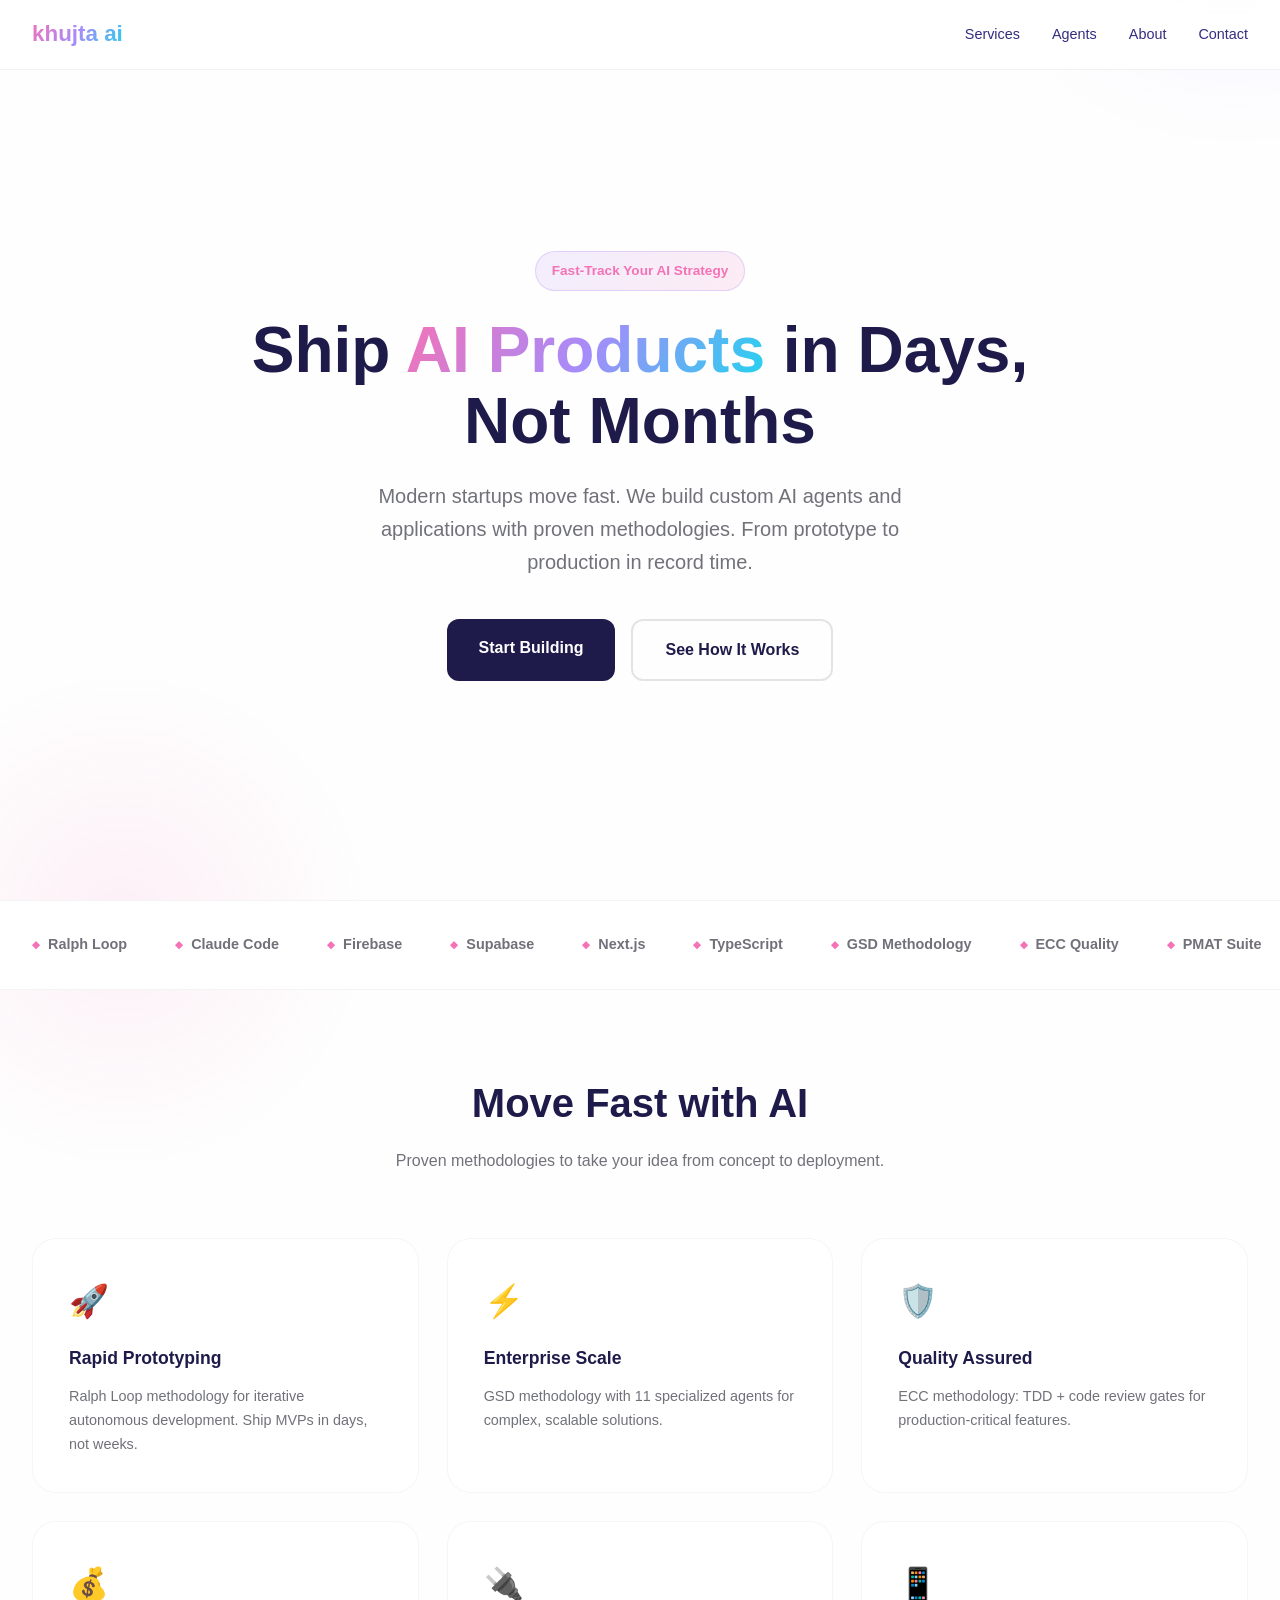
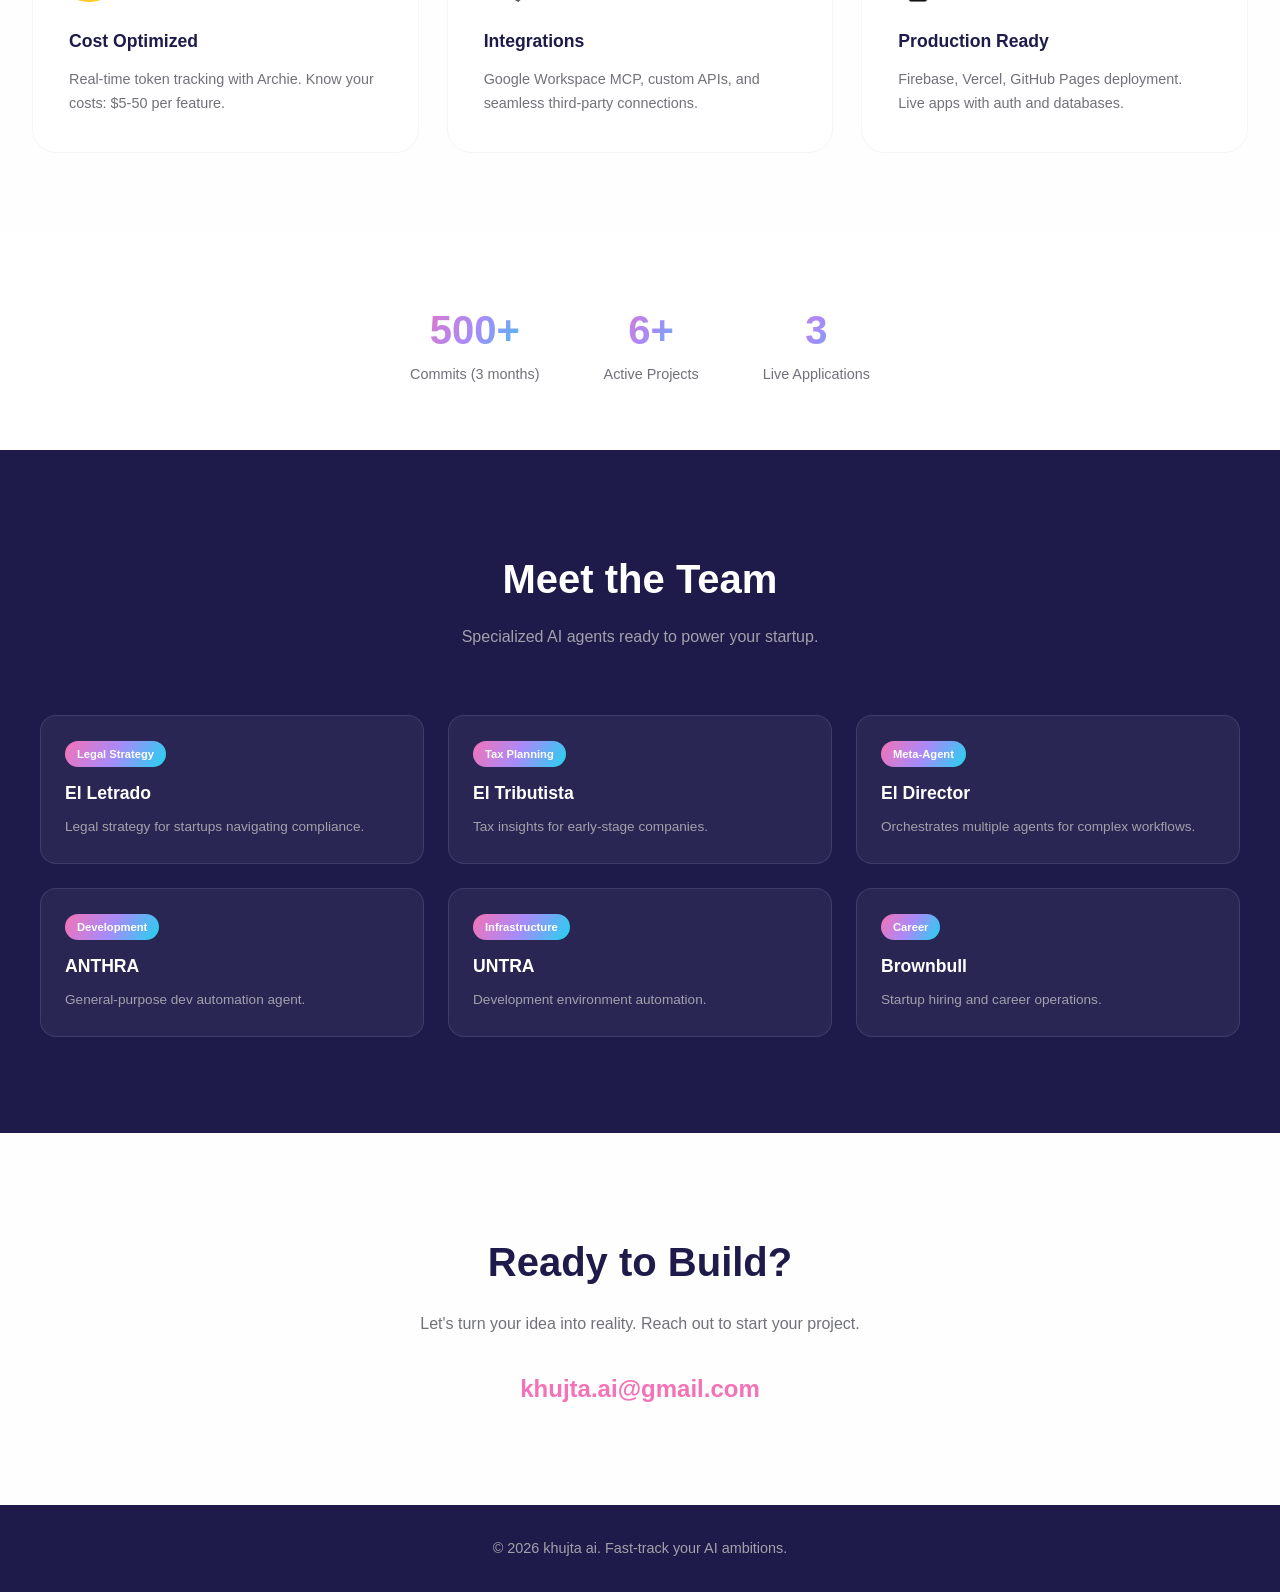
<file: mockups/startup.html>
<!DOCTYPE html>
<html lang="en">
<head>
    <meta charset="UTF-8">
    <meta name="viewport" content="width=device-width, initial-scale=1.0">
    <title>khujta ai - Startup AI Partner</title>
    <style>
        * {
            margin: 0;
            padding: 0;
            box-sizing: border-box;
        }

        :root {
            --primary: #1e1b4b;
            --accent: #f472b6;
            --accent2: #a78bfa;
            --accent3: #22d3ee;
            --text: #312e81;
            --light: #fefefe;
            --gradient: linear-gradient(120deg, var(--accent) 0%, var(--accent2) 50%, var(--accent3) 100%);
        }

        body {
            font-family: 'Poppins', 'Quicksand', sans-serif;
            line-height: 1.65;
            color: var(--text);
            background: var(--light);
            overflow-x: hidden;
        }

        /* Floating shapes background */
        body::before {
            content: '';
            position: fixed;
            top: -50%;
            right: -20%;
            width: 600px;
            height: 600px;
            background: radial-gradient(circle, rgba(139, 92, 246, 0.1) 0%, transparent 70%);
            z-index: -1;
        }

        body::after {
            content: '';
            position: fixed;
            bottom: -30%;
            left: -10%;
            width: 500px;
            height: 500px;
            background: radial-gradient(circle, rgba(236, 72, 153, 0.08) 0%, transparent 70%);
            z-index: -1;
        }

        /* Navigation */
        nav {
            background: rgba(255, 255, 255, 0.9);
            backdrop-filter: blur(10px);
            padding: 1rem 2rem;
            display: flex;
            justify-content: space-between;
            align-items: center;
            position: fixed;
            top: 0;
            left: 0;
            right: 0;
            z-index: 100;
            border-bottom: 1px solid rgba(0,0,0,0.05);
        }

        .logo {
            font-size: 1.4rem;
            font-weight: 800;
            background: var(--gradient);
            -webkit-background-clip: text;
            -webkit-text-fill-color: transparent;
            background-clip: text;
        }

        .nav-links {
            display: flex;
            gap: 2rem;
            list-style: none;
        }

        .nav-links a {
            color: var(--text);
            text-decoration: none;
            font-size: 0.9rem;
            font-weight: 500;
            transition: color 0.2s;
        }

        .nav-links a:hover {
            color: var(--accent);
        }

        /* Hero Section */
        .hero {
            min-height: 100vh;
            display: flex;
            align-items: center;
            justify-content: center;
            padding: 8rem 2rem 6rem;
            position: relative;
        }

        .hero-content {
            text-align: center;
            max-width: 800px;
        }

        .badge {
            display: inline-block;
            background: linear-gradient(135deg, rgba(139, 92, 246, 0.1) 0%, rgba(236, 72, 153, 0.1) 100%);
            border: 1px solid rgba(139, 92, 246, 0.2);
            padding: 0.5rem 1rem;
            border-radius: 50px;
            font-size: 0.85rem;
            font-weight: 600;
            color: var(--accent);
            margin-bottom: 1.5rem;
        }

        .hero h1 {
            font-size: clamp(2.5rem, 6vw, 4rem);
            font-weight: 800;
            color: var(--primary);
            margin-bottom: 1.5rem;
            line-height: 1.1;
        }

        .hero h1 span {
            background: var(--gradient);
            -webkit-background-clip: text;
            -webkit-text-fill-color: transparent;
            background-clip: text;
        }

        .hero p {
            font-size: 1.25rem;
            color: #71717a;
            margin-bottom: 2.5rem;
            max-width: 550px;
            margin-left: auto;
            margin-right: auto;
        }

        .cta-group {
            display: flex;
            gap: 1rem;
            justify-content: center;
            flex-wrap: wrap;
        }

        .cta-button {
            display: inline-block;
            background: var(--primary);
            color: white;
            padding: 1rem 2rem;
            border-radius: 12px;
            text-decoration: none;
            font-weight: 600;
            transition: all 0.3s;
        }

        .cta-button:hover {
            transform: translateY(-3px);
            box-shadow: 0 20px 40px rgba(0, 0, 0, 0.15);
        }

        .cta-button.secondary {
            background: transparent;
            color: var(--primary);
            border: 2px solid #e4e4e7;
        }

        .cta-button.secondary:hover {
            border-color: var(--accent);
            color: var(--accent);
        }

        /* Tech Stack */
        .tech-stack {
            padding: 2rem;
            background: white;
            border-top: 1px solid #f4f4f5;
            border-bottom: 1px solid #f4f4f5;
            overflow: hidden;
        }

        .tech-track {
            display: flex;
            gap: 3rem;
            animation: scroll 20s linear infinite;
            width: max-content;
        }

        .tech-track span {
            font-size: 0.9rem;
            color: #71717a;
            font-weight: 600;
            white-space: nowrap;
            display: flex;
            align-items: center;
            gap: 0.5rem;
        }

        .tech-track span::before {
            content: '◆';
            color: var(--accent);
            font-size: 0.6rem;
        }

        @keyframes scroll {
            0% { transform: translateX(0); }
            100% { transform: translateX(-50%); }
        }

        .tech-icons {
            display: flex;
            justify-content: center;
            gap: 2rem;
            flex-wrap: wrap;
            font-size: 0.85rem;
            color: #a1a1aa;
            font-weight: 500;
        }

        /* Services Section */
        .services {
            padding: 5rem 2rem;
            max-width: 1300px;
            margin: 0 auto;
        }

        .services-grid {
            display: grid;
            grid-template-columns: repeat(3, 1fr);
            gap: 1.75rem;
        }

        .service-card {
            background: white;
            border-radius: 24px;
            padding: 2.25rem;
            border: 1px solid rgba(0,0,0,0.04);
            transition: all 0.4s cubic-bezier(0.175, 0.885, 0.32, 1.275);
            position: relative;
            overflow: hidden;
        }

        .service-card::before {
            content: '';
            position: absolute;
            top: 0;
            left: 0;
            right: 0;
            height: 4px;
            background: var(--gradient);
            transform: scaleX(0);
            transition: transform 0.4s;
        }

        .service-card:hover {
            transform: translateY(-12px) scale(1.02);
            box-shadow: 0 30px 60px rgba(139, 92, 246, 0.15);
        }

        .service-card:hover::before {
            transform: scaleX(1);
        }

        .section-title {
            text-align: center;
            margin-bottom: 4rem;
        }

        .section-title h2 {
            font-size: 2.5rem;
            font-weight: 700;
            color: var(--primary);
            margin-bottom: 0.75rem;
        }

        .section-title p {
            color: #71717a;
            max-width: 500px;
            margin: 0 auto;
        }

        .service-card:hover::before {
            opacity: 1;
        }

        .service-icon {
            font-size: 2rem;
            margin-bottom: 1rem;
        }

        .service-card h3 {
            color: var(--primary);
            margin-bottom: 0.75rem;
            font-size: 1.1rem;
        }

        .service-card p {
            color: #71717a;
            font-size: 0.9rem;
        }

        /* Agents Section */
        .agents {
            padding: 6rem 2rem;
            background: var(--primary);
        }

        .agents .section-title h2 {
            color: white;
        }

        .agents .section-title p {
            color: #a1a1aa;
        }

        .agents-grid {
            display: grid;
            grid-template-columns: repeat(3, 1fr);
            gap: 1.5rem;
            max-width: 1200px;
            margin: 0 auto;
        }

        .agent-card {
            background: rgba(255, 255, 255, 0.05);
            border: 1px solid rgba(255, 255, 255, 0.1);
            border-radius: 16px;
            padding: 1.5rem;
            transition: all 0.3s;
        }

        .agent-card:hover {
            background: rgba(255, 255, 255, 0.1);
            transform: translateY(-4px);
        }

        .agent-tag {
            display: inline-block;
            background: var(--gradient);
            color: white;
            padding: 0.25rem 0.75rem;
            border-radius: 20px;
            font-size: 0.7rem;
            font-weight: 600;
            margin-bottom: 0.75rem;
        }

        .agent-card h3 {
            color: white;
            margin-bottom: 0.5rem;
            font-size: 1.1rem;
        }

        .agent-card p {
            color: #a1a1aa;
            font-size: 0.85rem;
        }

        /* Stats */
        .stats {
            padding: 4rem 2rem;
            background: white;
        }

        .stats-grid {
            display: flex;
            justify-content: center;
            gap: 4rem;
            max-width: 800px;
            margin: 0 auto;
            flex-wrap: wrap;
        }

        .stat {
            text-align: center;
        }

        .stat-value {
            font-size: 2.5rem;
            font-weight: 800;
            background: var(--gradient);
            -webkit-background-clip: text;
            -webkit-text-fill-color: transparent;
            background-clip: text;
        }

        .stat-label {
            color: #71717a;
            font-size: 0.9rem;
        }

        /* Contact Section */
        .contact {
            padding: 6rem 2rem;
            text-align: center;
        }

        .contact h2 {
            font-size: 2.5rem;
            font-weight: 700;
            color: var(--primary);
            margin-bottom: 1rem;
        }

        .contact p {
            color: #71717a;
            margin-bottom: 2rem;
        }

        .contact-email {
            font-size: 1.5rem;
            font-weight: 600;
            color: var(--accent);
            text-decoration: none;
        }

        .contact-email:hover {
            text-decoration: underline;
        }

        /* Footer */
        footer {
            background: var(--primary);
            color: #71717a;
            padding: 2rem;
            text-align: center;
            font-size: 0.9rem;
        }

        footer p {
            color: #a1a1aa;
        }

        /* Responsive */
        @media (max-width: 900px) {
            .services-grid,
            .agents-grid {
                grid-template-columns: repeat(2, 1fr);
            }
        }

        @media (max-width: 600px) {
            .nav-links {
                display: none;
            }

            .hero h1 {
                font-size: 2rem;
            }

            .services-grid,
            .agents-grid {
                grid-template-columns: 1fr;
            }

            .stats-grid {
                gap: 2rem;
            }
        }
    </style>
</head>
<body>
    <nav>
        <div class="logo">khujta ai</div>
        <ul class="nav-links">
            <li><a href="#services">Services</a></li>
            <li><a href="#agents">Agents</a></li>
            <li><a href="#about">About</a></li>
            <li><a href="#contact">Contact</a></li>
        </ul>
    </nav>

    <section class="hero">
        <div class="hero-content">
            <div class="badge">Fast-Track Your AI Strategy</div>
            <h1>Ship <span>AI Products</span> in Days, Not Months</h1>
            <p>Modern startups move fast. We build custom AI agents and applications with proven methodologies. From prototype to production in record time.</p>
            <div class="cta-group">
                <a href="#contact" class="cta-button">Start Building</a>
                <a href="#services" class="cta-button secondary">See How It Works</a>
            </div>
        </div>
    </section>

    <div class="tech-stack">
        <div class="tech-track">
            <span>Ralph Loop</span>
            <span>Claude Code</span>
            <span>Firebase</span>
            <span>Supabase</span>
            <span>Next.js</span>
            <span>TypeScript</span>
            <span>GSD Methodology</span>
            <span>ECC Quality</span>
            <span>PMAT Suite</span>
            <span>Gemini AI</span>
            <span>Ralph Loop</span>
            <span>Claude Code</span>
            <span>Firebase</span>
            <span>Supabase</span>
            <span>Next.js</span>
            <span>TypeScript</span>
        </div>
    </div>

    <section class="services" id="services">
        <div class="section-title">
            <h2>Move Fast with AI</h2>
            <p>Proven methodologies to take your idea from concept to deployment.</p>
        </div>
        <div class="services-grid">
            <div class="service-card">
                <div class="service-icon">🚀</div>
                <h3>Rapid Prototyping</h3>
                <p>Ralph Loop methodology for iterative autonomous development. Ship MVPs in days, not weeks.</p>
            </div>
            <div class="service-card">
                <div class="service-icon">⚡</div>
                <h3>Enterprise Scale</h3>
                <p>GSD methodology with 11 specialized agents for complex, scalable solutions.</p>
            </div>
            <div class="service-card">
                <div class="service-icon">🛡️</div>
                <h3>Quality Assured</h3>
                <p>ECC methodology: TDD + code review gates for production-critical features.</p>
            </div>
            <div class="service-card">
                <div class="service-icon">💰</div>
                <h3>Cost Optimized</h3>
                <p>Real-time token tracking with Archie. Know your costs: $5-50 per feature.</p>
            </div>
            <div class="service-card">
                <div class="service-icon">🔌</div>
                <h3>Integrations</h3>
                <p>Google Workspace MCP, custom APIs, and seamless third-party connections.</p>
            </div>
            <div class="service-card">
                <div class="service-icon">📱</div>
                <h3>Production Ready</h3>
                <p>Firebase, Vercel, GitHub Pages deployment. Live apps with auth and databases.</p>
            </div>
        </div>
    </section>

    <section class="stats">
        <div class="stats-grid">
            <div class="stat">
                <div class="stat-value">500+</div>
                <div class="stat-label">Commits (3 months)</div>
            </div>
            <div class="stat">
                <div class="stat-value">6+</div>
                <div class="stat-label">Active Projects</div>
            </div>
            <div class="stat">
                <div class="stat-value">3</div>
                <div class="stat-label">Live Applications</div>
            </div>
        </div>
    </section>

    <section class="agents" id="agents">
        <div class="section-title">
            <h2>Meet the Team</h2>
            <p>Specialized AI agents ready to power your startup.</p>
        </div>
        <div class="agents-grid">
            <div class="agent-card">
                <span class="agent-tag">Legal Strategy</span>
                <h3>El Letrado</h3>
                <p>Legal strategy for startups navigating compliance.</p>
            </div>
            <div class="agent-card">
                <span class="agent-tag">Tax Planning</span>
                <h3>El Tributista</h3>
                <p>Tax insights for early-stage companies.</p>
            </div>
            <div class="agent-card">
                <span class="agent-tag">Meta-Agent</span>
                <h3>El Director</h3>
                <p>Orchestrates multiple agents for complex workflows.</p>
            </div>
            <div class="agent-card">
                <span class="agent-tag">Development</span>
                <h3>ANTHRA</h3>
                <p>General-purpose dev automation agent.</p>
            </div>
            <div class="agent-card">
                <span class="agent-tag">Infrastructure</span>
                <h3>UNTRA</h3>
                <p>Development environment automation.</p>
            </div>
            <div class="agent-card">
                <span class="agent-tag">Career</span>
                <h3>Brownbull</h3>
                <p>Startup hiring and career operations.</p>
            </div>
        </div>
    </section>

    <section class="contact" id="contact">
        <h2>Ready to Build?</h2>
        <p>Let's turn your idea into reality. Reach out to start your project.</p>
        <a href="mailto:khujta.ai@gmail.com" class="contact-email">khujta.ai@gmail.com</a>
    </section>

    <footer>
        <p>&copy; 2026 khujta ai. Fast-track your AI ambitions.</p>
    </footer>
</body>
</html>
</file>
